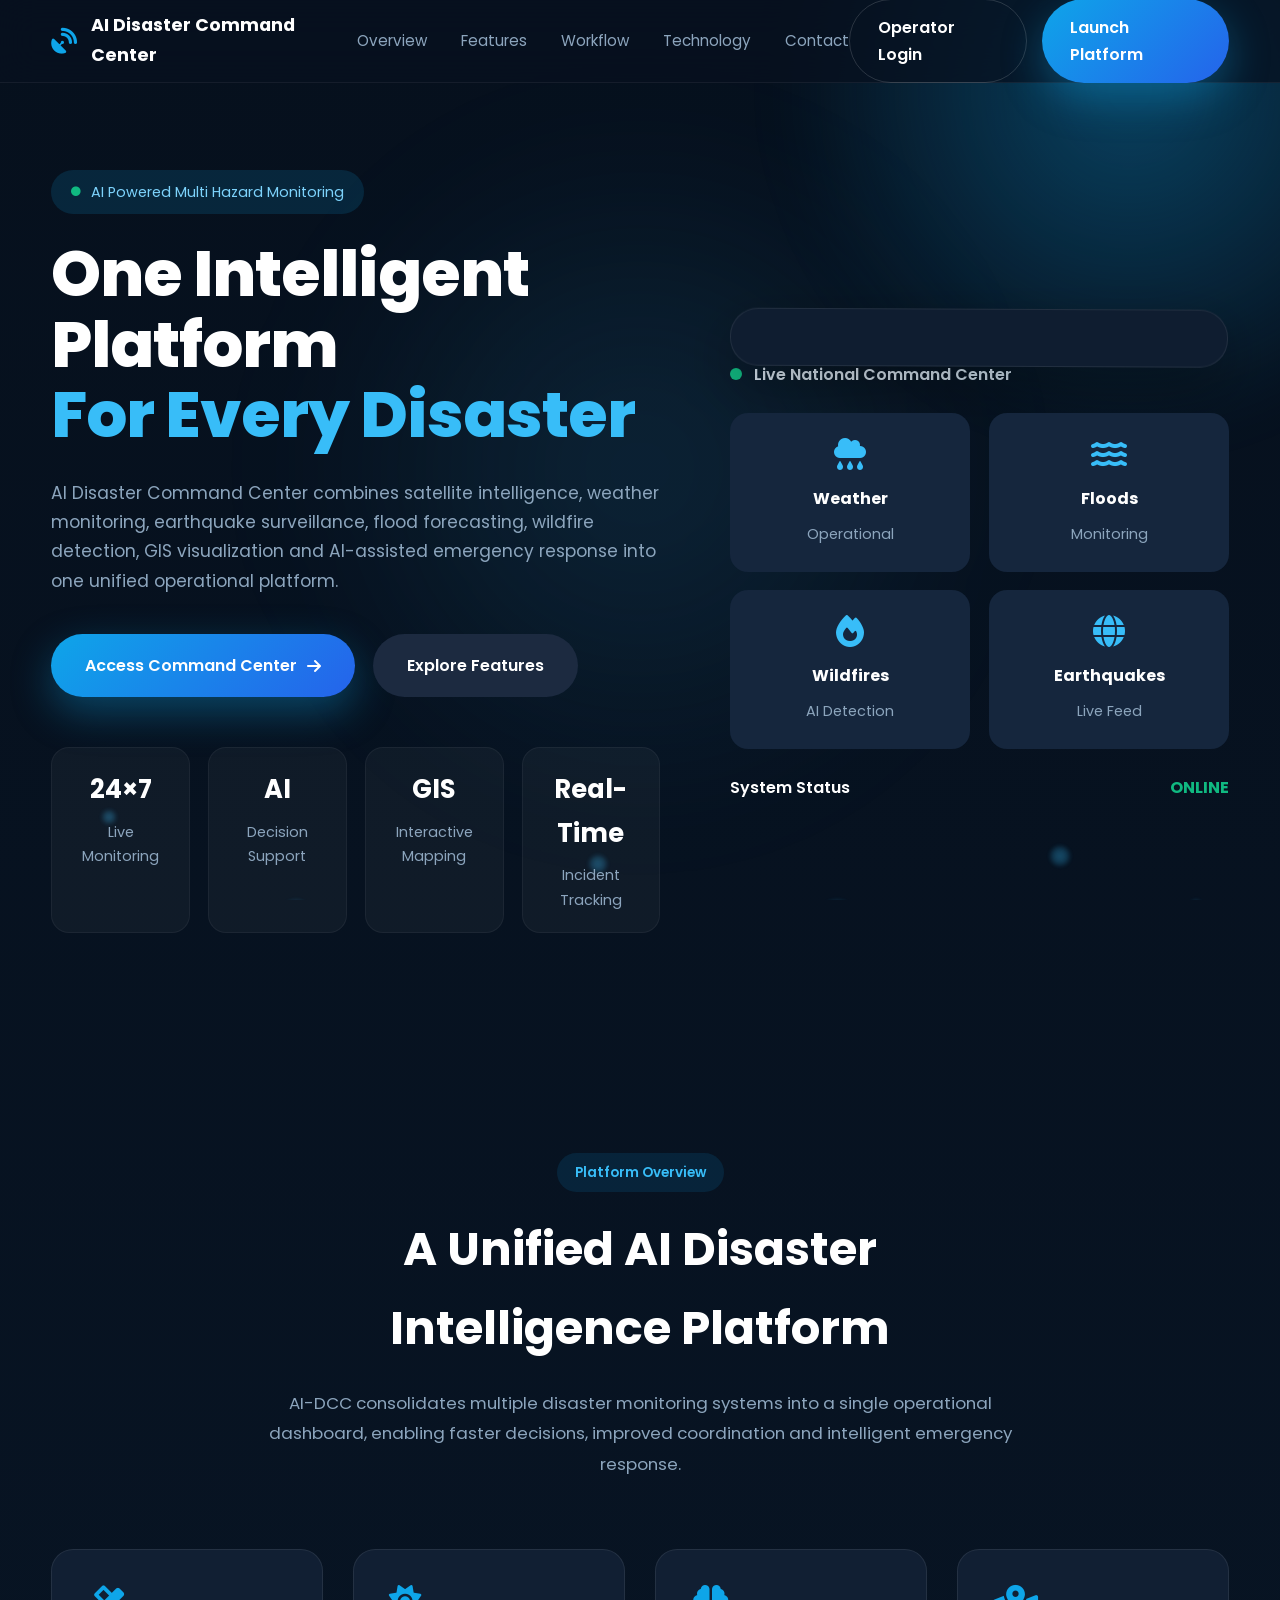
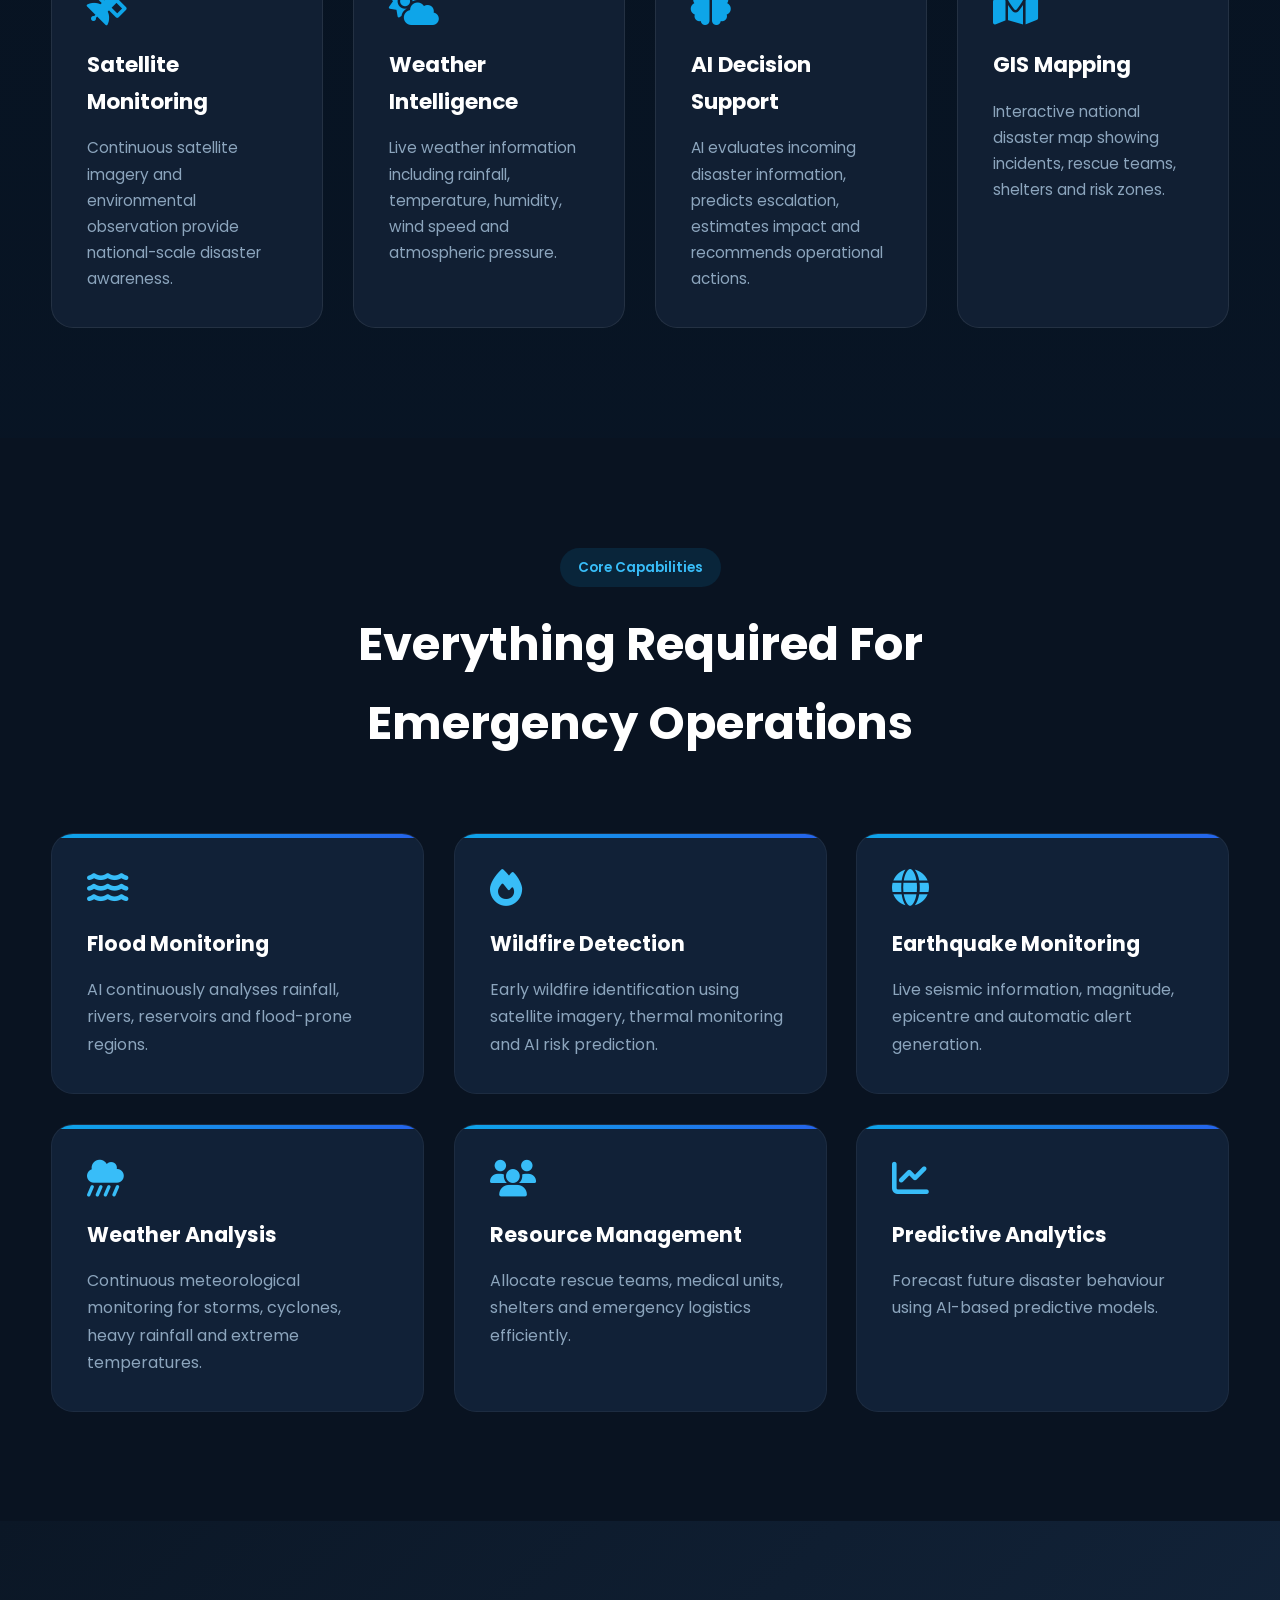
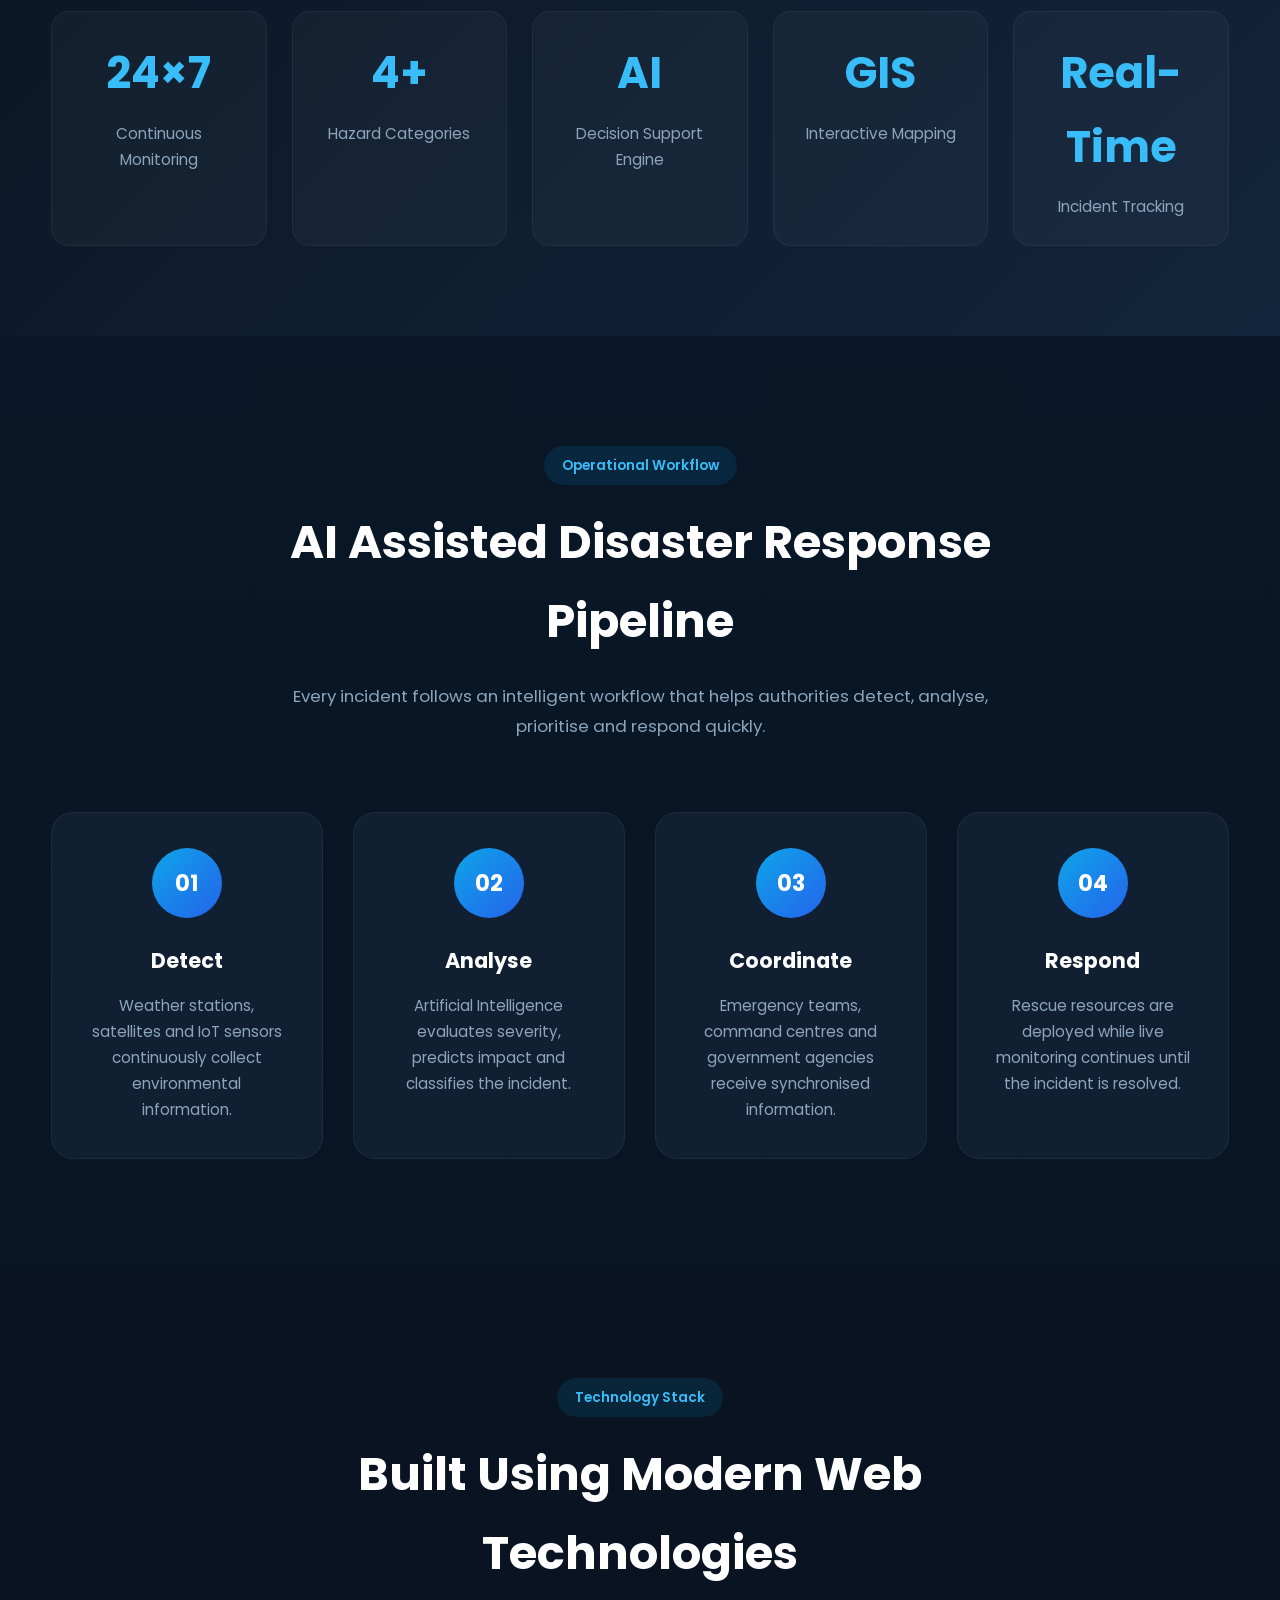
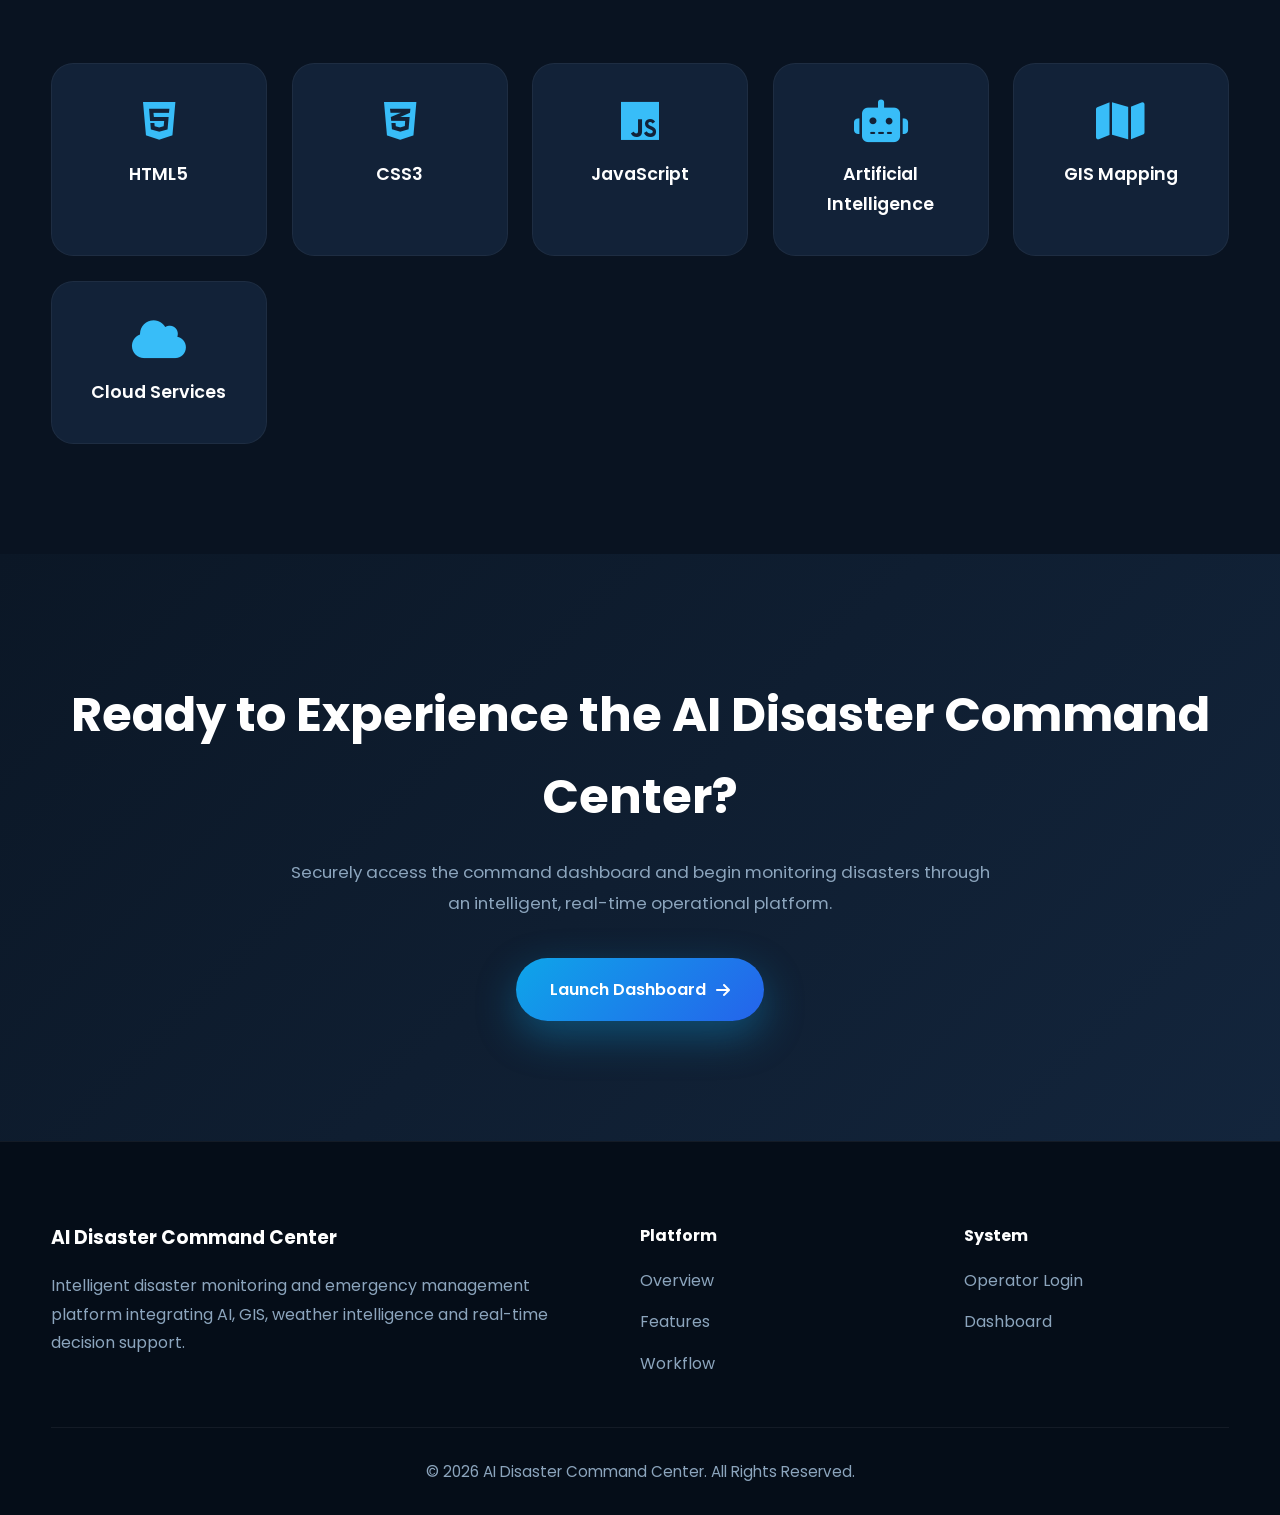
<file: landing-new.html>
<!DOCTYPE html>
<html lang="en">

<head>

    <meta charset="UTF-8">
    <meta name="viewport" content="width=device-width, initial-scale=1.0">

    <title>AI Disaster Command Center | AI Powered Emergency Management Platform</title>

    <meta name="description"
        content="AI Disaster Command Center is an intelligent multi-hazard disaster monitoring and emergency response platform providing real-time situational awareness, predictive analytics, GIS visualization and AI-powered decision support.">

    <meta name="theme-color" content="#08111F">

    <!-- Google Font -->
    <link rel="preconnect" href="https://fonts.googleapis.com">
    <link rel="preconnect" href="https://fonts.gstatic.com" crossorigin>

    <link href="https://fonts.googleapis.com/css2?family=Poppins:wght@300;400;500;600;700;800&display=swap"
        rel="stylesheet">

    <!-- Font Awesome -->
    <link rel="stylesheet"
        href="https://cdnjs.cloudflare.com/ajax/libs/font-awesome/6.6.0/css/all.min.css">

    <!-- Shared Design Tokens -->
    <link rel="stylesheet" href="css/shared/tokens.css">

    <!-- Landing Page -->
    <link rel="stylesheet" href="css/pages/landing.css">

</head>

<body class="adc-landing">

    <!-- =======================================================
SCROLL PROGRESS
======================================================= -->

<div class="adc-scroll-progress">

    <div class="adc-scroll-progress-bar"></div>

</div>

<a class="adc-skip-link" href="#mainContent">
    Skip to Content
</a>

<!-- =======================================================
HEADER
======================================================= -->

<!-- =======================================================
ANIMATED BACKGROUND
======================================================= -->

<div class="adc-bg-animation">

    <span class="adc-particle p1"></span>
    <span class="adc-particle p2"></span>
    <span class="adc-particle p3"></span>
    <span class="adc-particle p4"></span>
    <span class="adc-particle p5"></span>
    <span class="adc-particle p6"></span>

</div>

<header class="adc-header">

    <div class="adc-container">

        <a href="landing-new.html" class="adc-logo">

            <i class="fas fa-satellite-dish"></i>

            <span>
                AI Disaster Command Center
            </span>

        </a>

        <nav class="adc-nav" aria-label="Primary Navigation">

    <a href="#overview">Overview</a>

    <a href="#features">Features</a>

    <a href="#workflow">Workflow</a>

    <a href="#technology">Technology</a>

    <a href="#contact">Contact</a>

</nav>

        <div class="adc-header-actions">

            <a href="login.html" class="adc-btn adc-btn-outline">
                Operator Login
            </a>

            <a href="login.html" class="adc-btn adc-btn-primary">
                Launch Platform
            </a>

        </div>

    </div>

</header>

<!-- =======================================================
MAIN
======================================================= -->

<main id="mainContent">

<!-- =======================================================
HERO
======================================================= -->

<section class="adc-hero" aria-labelledby="heroTitle">

    <div class="adc-container adc-hero-grid">

        <!-- LEFT -->

        <div class="adc-hero-content">

            <span class="adc-badge">

    <i class="fas fa-circle"></i>

    AI Powered Multi Hazard Monitoring

</span>

<h1 id="heroTitle">

    One Intelligent Platform

    <span>

        For Every Disaster

    </span>

</h1>
            <p>

                AI Disaster Command Center combines satellite intelligence,
                weather monitoring,
                earthquake surveillance,
                flood forecasting,
                wildfire detection,
                GIS visualization
                and AI-assisted emergency response
                into one unified operational platform.

            </p>

            <div class="adc-hero-buttons" role="group" aria-label="Hero Actions">

    <a href="login.html"
        class="adc-btn adc-btn-primary adc-btn-large">

        Access Command Center

        <i class="fas fa-arrow-right"></i>

    </a>

    <a href="#features"
        class="adc-btn adc-btn-secondary adc-btn-large">

        Explore Features

    </a>

</div>

            <div class="adc-hero-stats">

                <div class="adc-stat">

                    <h3>24×7</h3>

                    <p>Live Monitoring</p>

                </div>

                <div class="adc-stat">

                    <h3>AI</h3>

                    <p>Decision Support</p>

                </div>

                <div class="adc-stat">

                    <h3>GIS</h3>

                    <p>Interactive Mapping</p>

                </div>

                <div class="adc-stat">

                    <h3>Real-Time</h3>

                    <p>Incident Tracking</p>

                </div>

            </div>

        </div>

        <!-- RIGHT -->

        <div class="adc-hero-visual">
                <div class="adc-dashboard-preview" aria-label="AI Dashboard Preview"></div>
                <div class="adc-preview-header">

                    <span class="adc-live-dot"></span>

                    Live National Command Center

                </div>

                <div class="adc-preview-grid">

                    <div class="adc-preview-card">

                        <i class="fas fa-cloud-rain"></i>

                        <h4>Weather</h4>

                        <span>Operational</span>

                    </div>

                    <div class="adc-preview-card">

                        <i class="fas fa-water"></i>

                        <h4>Floods</h4>

                        <span>Monitoring</span>

                    </div>

                    <div class="adc-preview-card">

                        <i class="fas fa-fire"></i>

                        <h4>Wildfires</h4>

                        <span>AI Detection</span>

                    </div>

                    <div class="adc-preview-card">

                        <i class="fas fa-globe"></i>

                        <h4>Earthquakes</h4>

                        <span>Live Feed</span>

                    </div>

                </div>

                <div class="adc-preview-footer">

                    System Status

                    <strong>

                        ONLINE

                    </strong>

                </div>

            </div>

        </div>

    </div>

</section>
<!-- =======================================================
PLATFORM OVERVIEW
======================================================= -->

<section class="adc-section" id="overview">

    <div class="adc-container">

        <div class="adc-section-title">

            <span>Platform Overview</span>

            <h2>
                A Unified AI Disaster Intelligence Platform
            </h2>

            <p>
                AI-DCC consolidates multiple disaster monitoring systems into a
                single operational dashboard, enabling faster decisions,
                improved coordination and intelligent emergency response.
            </p>

        </div>

        <div class="adc-overview-grid">

            <article class="adc-overview-card">

                <i class="fas fa-satellite"></i>

                <h3>Satellite Monitoring</h3>

                <p>
                    Continuous satellite imagery and environmental observation
                    provide national-scale disaster awareness.
                </p>

            </article>

            <article class="adc-overview-card">

                <i class="fas fa-cloud-sun"></i>

                <h3>Weather Intelligence</h3>

                <p>
                    Live weather information including rainfall,
                    temperature,
                    humidity,
                    wind speed
                    and atmospheric pressure.
                </p>

            </article>

            <article class="adc-overview-card">

                <i class="fas fa-brain"></i>

                <h3>AI Decision Support</h3>

                <p>
                    AI evaluates incoming disaster information,
                    predicts escalation,
                    estimates impact
                    and recommends operational actions.
                </p>

            </article>

            <article class="adc-overview-card">

                <i class="fas fa-map-marked-alt"></i>

                <h3>GIS Mapping</h3>

                <p>
                    Interactive national disaster map showing
                    incidents,
                    rescue teams,
                    shelters
                    and risk zones.
                </p>

            </article>

        </div>

    </div>

</section>

<!-- =======================================================
FEATURES
======================================================= -->

<section class="adc-section adc-section-dark" id="features">

    <div class="adc-container">

        <div class="adc-section-title">

            <span>Core Capabilities</span>

            <h2>
                Everything Required For Emergency Operations
            </h2>

        </div>

        <div class="adc-feature-grid">

            <div class="adc-feature-card">

                <i class="fas fa-water"></i>

                <h3>Flood Monitoring</h3>

                <p>
                    AI continuously analyses rainfall,
                    rivers,
                    reservoirs
                    and flood-prone regions.
                </p>

            </div>

            <div class="adc-feature-card">

                <i class="fas fa-fire"></i>

                <h3>Wildfire Detection</h3>

                <p>
                    Early wildfire identification using
                    satellite imagery,
                    thermal monitoring
                    and AI risk prediction.
                </p>

            </div>

            <div class="adc-feature-card">

                <i class="fas fa-globe"></i>

                <h3>Earthquake Monitoring</h3>

                <p>
                    Live seismic information,
                    magnitude,
                    epicentre
                    and automatic alert generation.
                </p>

            </div>

            <div class="adc-feature-card">

                <i class="fas fa-cloud-showers-heavy"></i>

                <h3>Weather Analysis</h3>

                <p>
                    Continuous meteorological monitoring
                    for storms,
                    cyclones,
                    heavy rainfall
                    and extreme temperatures.
                </p>

            </div>

            <div class="adc-feature-card">

                <i class="fas fa-users"></i>

                <h3>Resource Management</h3>

                <p>
                    Allocate rescue teams,
                    medical units,
                    shelters
                    and emergency logistics efficiently.
                </p>

            </div>

            <div class="adc-feature-card">

                <i class="fas fa-chart-line"></i>

                <h3>Predictive Analytics</h3>

                <p>
                    Forecast future disaster behaviour
                    using AI-based predictive models.
                </p>

            </div>

        </div>

    </div>

</section>

<!-- =======================================================
LIVE PLATFORM METRICS
======================================================= -->

<section class="adc-metrics">

    <div class="adc-container">

        <div class="adc-metric">

            <h2>24×7</h2>

            <p>Continuous Monitoring</p>

        </div>

        <div class="adc-metric">

            <h2>4+</h2>

            <p>Hazard Categories</p>

        </div>

        <div class="adc-metric">

            <h2>AI</h2>

            <p>Decision Support Engine</p>

        </div>

        <div class="adc-metric">

            <h2>GIS</h2>

            <p>Interactive Mapping</p>

        </div>

        <div class="adc-metric">

            <h2>Real-Time</h2>

            <p>Incident Tracking</p>

        </div>

    </div>

</section>
<!-- =======================================================
WORKFLOW
======================================================= -->

<section class="adc-section" id="workflow">

    <div class="adc-container">

        <div class="adc-section-title">

            <span>Operational Workflow</span>

            <h2>
                AI Assisted Disaster Response Pipeline
            </h2>

            <p>
                Every incident follows an intelligent workflow that helps
                authorities detect, analyse, prioritise and respond quickly.
            </p>

        </div>

        <div class="adc-workflow">

            <div class="adc-step">

                <div class="adc-step-number">
                    01
                </div>

                <h3>Detect</h3>

                <p>
                    Weather stations, satellites and IoT sensors continuously
                    collect environmental information.
                </p>

            </div>

            <div class="adc-step">

                <div class="adc-step-number">
                    02
                </div>

                <h3>Analyse</h3>

                <p>
                    Artificial Intelligence evaluates severity,
                    predicts impact
                    and classifies the incident.
                </p>

            </div>

            <div class="adc-step">

                <div class="adc-step-number">
                    03
                </div>

                <h3>Coordinate</h3>

                <p>
                    Emergency teams,
                    command centres
                    and government agencies receive
                    synchronised information.
                </p>

            </div>

            <div class="adc-step">

                <div class="adc-step-number">
                    04
                </div>

                <h3>Respond</h3>

                <p>
                    Rescue resources are deployed while live monitoring
                    continues until the incident is resolved.
                </p>

            </div>

        </div>

    </div>

</section>

<!-- =======================================================
TECHNOLOGY
======================================================= -->

<section class="adc-section adc-section-dark" id="technology">

    <div class="adc-container">

        <div class="adc-section-title">

            <span>Technology Stack</span>

            <h2>
                Built Using Modern Web Technologies
            </h2>

        </div>

        <div class="adc-tech-grid">

            <div class="adc-tech-card">
                <i class="fab fa-html5"></i>
                <h3>HTML5</h3>
            </div>

            <div class="adc-tech-card">
                <i class="fab fa-css3-alt"></i>
                <h3>CSS3</h3>
            </div>

            <div class="adc-tech-card">
                <i class="fab fa-js"></i>
                <h3>JavaScript</h3>
            </div>

            <div class="adc-tech-card">
                <i class="fas fa-robot"></i>
                <h3>Artificial Intelligence</h3>
            </div>

            <div class="adc-tech-card">
                <i class="fas fa-map"></i>
                <h3>GIS Mapping</h3>
            </div>

            <div class="adc-tech-card">
                <i class="fas fa-cloud"></i>
                <h3>Cloud Services</h3>
            </div>

        </div>

    </div>

</section>

<!-- =======================================================
CALL TO ACTION
======================================================= -->

<section class="adc-cta" aria-labelledby="ctaTitle">

    <div class="adc-container">

        <h2 id="ctaTitle">
            Ready to Experience the AI Disaster Command Center?
        </h2>

        <p>
            Securely access the command dashboard and begin monitoring
            disasters through an intelligent, real-time operational platform.
        </p>

        <a href="login.html" class="adc-btn adc-btn-primary adc-btn-large">

            Launch Dashboard

            <i class="fas fa-arrow-right"></i>

        </a>

    </div>

</section>

</main>

<!-- =======================================================
FOOTER
======================================================= -->

<footer class="adc-footer" id="contact">

    <div class="adc-container">

        <div class="adc-footer-grid">

            <div>

                <h3>
                    AI Disaster Command Center
                </h3>

                <p>
                    Intelligent disaster monitoring and emergency management
                    platform integrating AI, GIS, weather intelligence and
                    real-time decision support.
                </p>

            </div>

            <div>

                <h4>Platform</h4>

                <ul>

                    <li>
                        <a href="#overview">Overview</a>
                    </li>

                    <li>
                        <a href="#features">Features</a>
                    </li>

                    <li>
                        <a href="#workflow">Workflow</a>
                    </li>

                </ul>

            </div>

            <div>

                <h4>System</h4>

                <ul>

                    <li>
                        <a href="login.html">Operator Login</a>
                    </li>

                    <li>
                        <a href="index.html">Dashboard</a>
                    </li>

                </ul>

            </div>

        </div>

        <div class="adc-footer-bottom">

            <p>
                © 2026 AI Disaster Command Center.
                All Rights Reserved.
            </p>

        </div>

    </div>

</footer>

<script src="js/landing.js"></script>

</body>

</html>
</file>
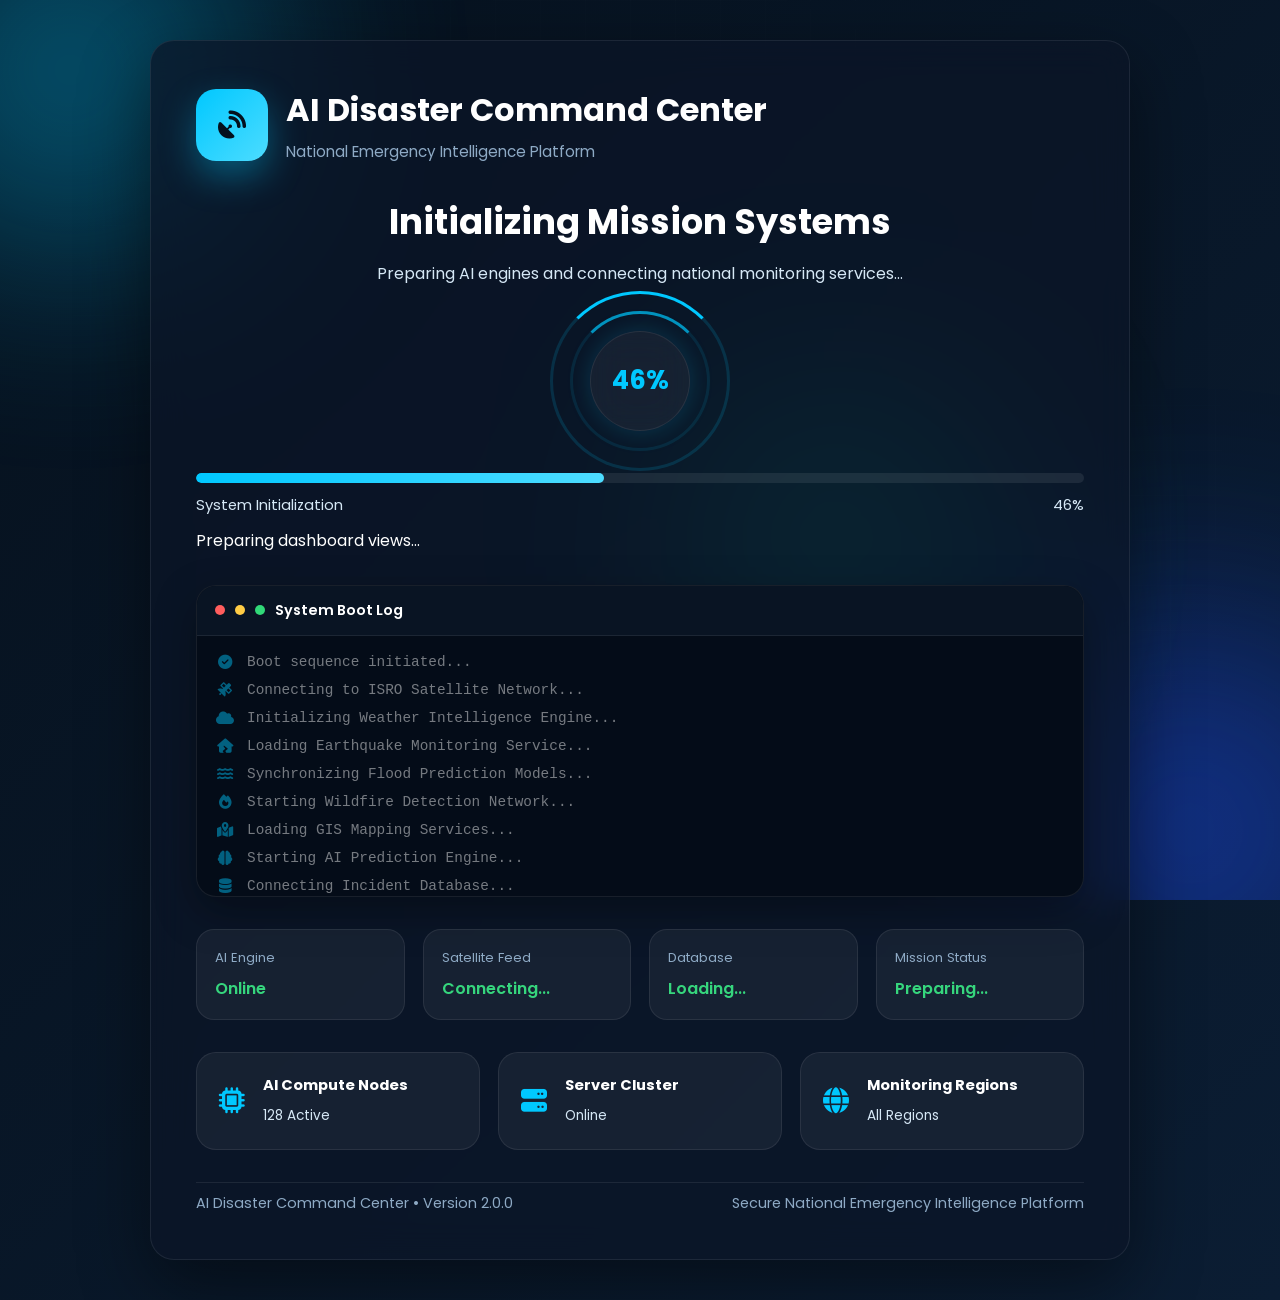
<file: loading.html>
<!DOCTYPE html>
<html lang="en">

<head>

<meta charset="UTF-8">

<meta name="viewport"
      content="width=device-width, initial-scale=1.0">

<title>

Initializing AI Disaster Command Center

</title>

<meta name="theme-color"
      content="#07111F">

<meta name="description"
      content="Initializing AI Disaster Command Center">

<link rel="preconnect"
      href="https://fonts.googleapis.com">

<link rel="preconnect"
      href="https://fonts.gstatic.com"
      crossorigin>

<link href="https://fonts.googleapis.com/css2?family=Poppins:wght@300;400;500;600;700;800&display=swap"
      rel="stylesheet">

<link rel="stylesheet"
      href="https://cdnjs.cloudflare.com/ajax/libs/font-awesome/6.6.0/css/all.min.css">

<link rel="stylesheet"
      href="css/shared/tokens.css">

<link rel="stylesheet"
      href="css/pages/loading.css">

</head>

<body class="adc-loading-body">

<!--=========================================================
BACKGROUND
==========================================================-->

<div class="adc-loading-background">

<div class="grid"></div>

<div class="glow glow1"></div>

<div class="glow glow2"></div>

<div class="glow glow3"></div>

</div>

<!--=========================================================
MAIN
==========================================================-->

<main class="adc-loading-wrapper">

<section class="adc-loading-card">

<div class="adc-loading-logo">

<div class="adc-logo-icon">

<i class="fas fa-satellite-dish"></i>

</div>

<div>

<h1>

AI Disaster Command Center

</h1>

<p>

National Emergency Intelligence Platform

</p>

</div>

</div>

<div class="adc-loading-title">

<h2>

Initializing Mission Systems

</h2>

<p>

Preparing AI engines and connecting national monitoring services...

</p>

</div>

<div class="adc-loading-circle">

<div class="circle-ring"></div>

<div class="circle-ring delay"></div>

<div class="circle-core">

<span id="loadingPercent">

0%

</span>

</div>

</div>

<div class="adc-progress-container">

<div class="adc-progress-track">

<div
id="progressBar"
class="adc-progress-fill">

</div>

</div>

<div class="adc-progress-label">

<span>

System Initialization

</span>

<span id="progressValue">

0%

</span>

</div>
<p id="statusText" class="adc-loading-status-text">
    Connecting secure operator channels...
</p>
</div>
<!--=========================================================
SYSTEM INITIALIZATION
==========================================================-->

<div class="adc-system-console">

<div class="adc-console-header">

<div class="adc-console-dot red"></div>

<div class="adc-console-dot yellow"></div>

<div class="adc-console-dot green"></div>

<span>

System Boot Log

</span>

</div>

<div
class="adc-console-body"
id="systemConsole">

<div class="console-line">

<i class="fas fa-check-circle"></i>

<span>

Boot sequence initiated...

</span>

</div>

<div class="console-line">

<i class="fas fa-satellite"></i>

<span>

Connecting to ISRO Satellite Network...

</span>

</div>

<div class="console-line">

<i class="fas fa-cloud"></i>

<span>

Initializing Weather Intelligence Engine...

</span>

</div>

<div class="console-line">

<i class="fas fa-house-crack"></i>

<span>

Loading Earthquake Monitoring Service...

</span>

</div>

<div class="console-line">

<i class="fas fa-water"></i>

<span>

Synchronizing Flood Prediction Models...

</span>

</div>

<div class="console-line">

<i class="fas fa-fire"></i>

<span>

Starting Wildfire Detection Network...

</span>

</div>

<div class="console-line">

<i class="fas fa-map-location-dot"></i>

<span>

Loading GIS Mapping Services...

</span>

</div>

<div class="console-line">

<i class="fas fa-brain"></i>

<span>

Starting AI Prediction Engine...

</span>

</div>

<div class="console-line">

<i class="fas fa-database"></i>

<span>

Connecting Incident Database...

</span>

</div>

<div class="console-line">

<i class="fas fa-user-shield"></i>

<span>

Verifying Secure Operator Session...

</span>

</div>

</div>

</div>

<!--=========================================================
LIVE STATUS
==========================================================-->

<div class="adc-loading-status">

<div class="status-item">

<span>

AI Engine

</span>

<strong
id="statusAI">

Initializing...

</strong>

</div>

<div class="status-item">

<span>

Satellite Feed

</span>

<strong
id="statusSatellite">

Connecting...

</strong>

</div>

<div class="status-item">

<span>

Database

</span>

<strong
id="statusDatabase">

Loading...

</strong>

</div>

<div class="status-item">

<span>

Mission Status

</span>

<strong
id="statusMission">

Preparing...

</strong>

</div>

</div>
<!--=========================================================
SYSTEM METRICS
==========================================================-->

<div class="adc-system-metrics">

    <div class="metric-card">

        <i class="fas fa-microchip"></i>

        <div>

            <h4>AI Compute Nodes</h4>

            <span id="computeNodes">128 Active</span>

        </div>

    </div>

    <div class="metric-card">

        <i class="fas fa-server"></i>

        <div>

            <h4>Server Cluster</h4>

            <span id="clusterStatus">Online</span>

        </div>

    </div>

    <div class="metric-card">

        <i class="fas fa-globe"></i>

        <div>

            <h4>Monitoring Regions</h4>

            <span id="regionStatus">All Regions</span>

        </div>

    </div>

</div>

<!--=========================================================
FOOTER
==========================================================-->

<footer class="adc-loading-footer">

    <p>

        AI Disaster Command Center • Version 2.0.0

    </p>

    <p>

        Secure National Emergency Intelligence Platform

    </p>

</footer>

</section>

</main>

<!--=========================================================
PARTICLE CONTAINER
==========================================================-->

<div
id="particlesContainer"
class="adc-particles">

</div>

<!--=========================================================
SCRIPTS
==========================================================-->

<script src="js/loading.js"></script>

</body>

</html>
</file>
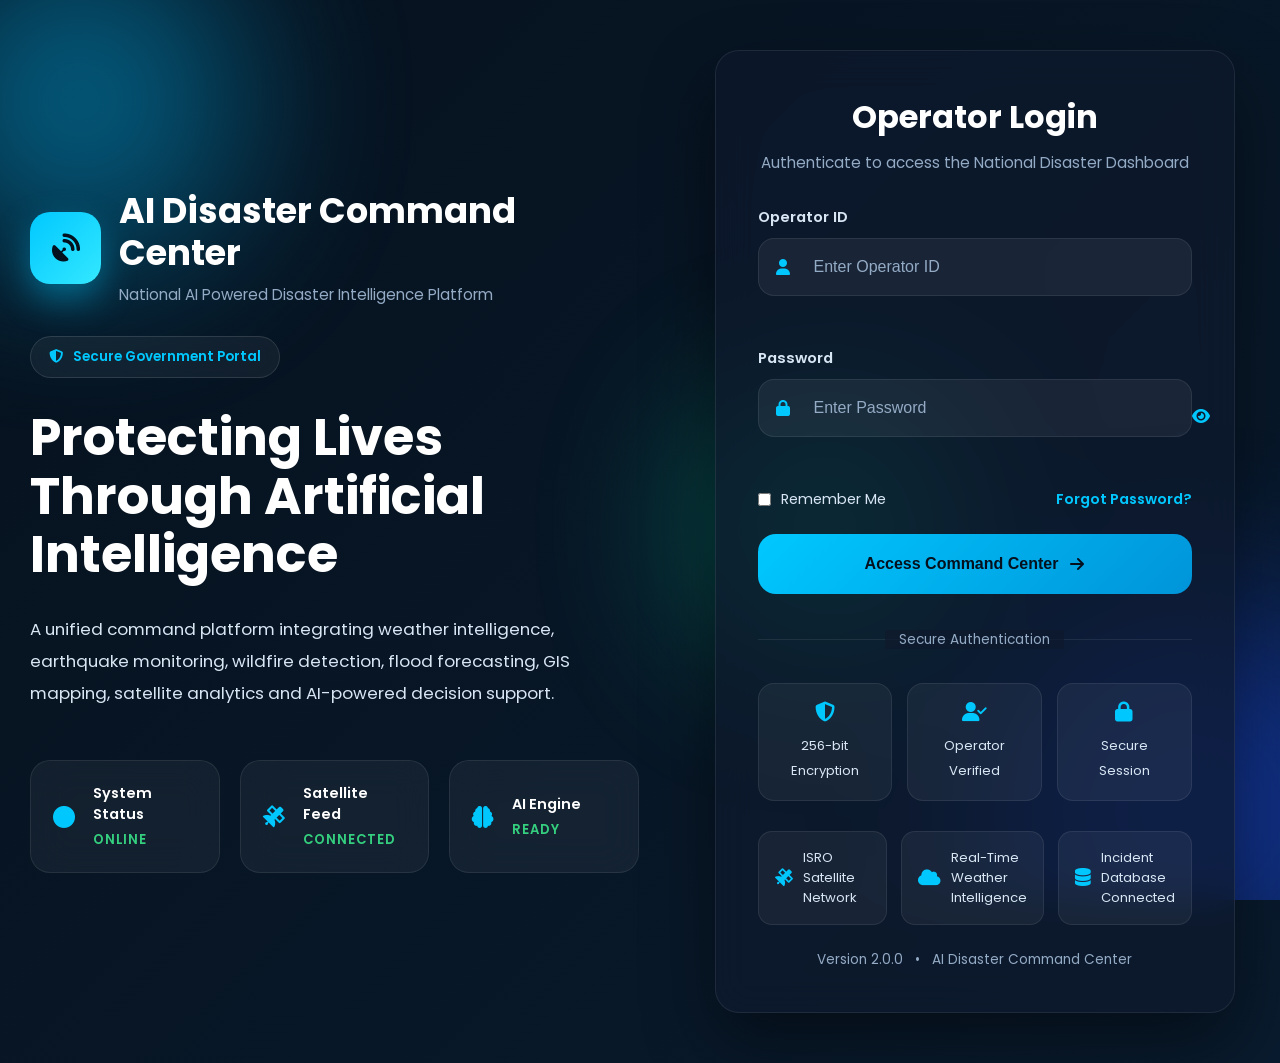
<file: login.html>
<!DOCTYPE html>
<html lang="en">

<head>

    <meta charset="UTF-8">

    <meta name="viewport"
          content="width=device-width, initial-scale=1.0">

    <title>
        Secure Login | AI Disaster Command Center
    </title>

    <meta name="description"
          content="Secure operator authentication for AI Disaster Command Center.">

    <meta name="theme-color"
          content="#07111F">

    <!-- Google Font -->

    <link rel="preconnect"
          href="https://fonts.googleapis.com">

    <link rel="preconnect"
          href="https://fonts.gstatic.com"
          crossorigin>

    <link href="https://fonts.googleapis.com/css2?family=Poppins:wght@300;400;500;600;700;800&display=swap"
          rel="stylesheet">

    <!-- Font Awesome -->

    <link rel="stylesheet"
          href="https://cdnjs.cloudflare.com/ajax/libs/font-awesome/6.6.0/css/all.min.css">

    <!-- Shared Tokens -->

    <link rel="stylesheet"
          href="css/shared/tokens.css">

    <!-- Login CSS -->

    <link rel="stylesheet"
          href="css/pages/login.css">

</head>

<body class="adc-login-body">

<!-- =========================================================
BACKGROUND
========================================================= -->

<div class="adc-login-bg">

    <span class="orb orb1"></span>
    <span class="orb orb2"></span>
    <span class="orb orb3"></span>

</div>

<!-- =========================================================
MAIN
========================================================= -->

<main class="adc-login-wrapper">

<div class="adc-login-container">

<!-- =========================================================
LEFT PANEL
========================================================= -->

<section class="adc-login-left">

<div class="adc-brand">

<div class="adc-brand-icon">

<i class="fas fa-satellite-dish"></i>

</div>

<div>

<h1>

AI Disaster
Command Center

</h1>

<p>

National AI Powered Disaster Intelligence Platform

</p>

</div>

</div>

<span class="adc-login-badge">

<i class="fas fa-shield-alt"></i>

Secure Government Portal

</span>

<h2>

Protecting Lives

Through

Artificial Intelligence

</h2>

<p class="adc-login-description">

A unified command platform integrating
weather intelligence,
earthquake monitoring,
wildfire detection,
flood forecasting,
GIS mapping,
satellite analytics
and AI-powered decision support.

</p>

<div class="adc-system-status">

<div class="adc-status-card">

<i class="fas fa-circle"></i>

<div>

<h3>

System Status

</h3>

<p>

ONLINE

</p>

</div>

</div>

<div class="adc-status-card">

<i class="fas fa-satellite"></i>

<div>

<h3>

Satellite Feed

</h3>

<p>

CONNECTED

</p>

</div>

</div>

<div class="adc-status-card">

<i class="fas fa-brain"></i>

<div>

<h3>

AI Engine

</h3>

<p>

READY

</p>

</div>

</div>

</div>

</section>

<!-- =========================================================
RIGHT PANEL
========================================================= -->

<section class="adc-login-right">

<div class="adc-login-card">

<div class="adc-card-header">

<h2>

Operator Login

</h2>

<p>

Authenticate to access the National Disaster Dashboard

</p>

</div>
<!-- =========================================================
LOGIN FORM
========================================================= -->

<form id="loginForm"
      class="adc-login-form"
      autocomplete="off">

<div class="adc-input-group">

<label for="username">

Operator ID

</label>

<div class="adc-input">

<i class="fas fa-user"></i>

<input
type="text"
id="username"
name="username"
placeholder="Enter Operator ID"
required>

</div>

<small class="adc-error"
       id="usernameError">

</small>

</div>

<div class="adc-input-group">

<label for="password">

Password

</label>

<div class="adc-input">

<i class="fas fa-lock"></i>

<input
type="password"
id="password"
name="password"
placeholder="Enter Password"
required>

<button
type="button"
id="togglePassword"
class="adc-password-toggle"
aria-label="Show Password">

<i class="fas fa-eye"></i>

</button>

</div>

<small class="adc-error"
id="passwordError">

</small>

</div>

<div class="adc-login-options">

<label class="adc-checkbox">

<input
type="checkbox"
id="rememberMe">

<span>

Remember Me

</span>

</label>

<a href="#"
class="adc-forgot-password">

Forgot Password?

</a>

</div>

<button
type="submit"
class="adc-login-btn">

<span>

Access Command Center

</span>

<i class="fas fa-arrow-right"></i>

</button>

<div class="adc-login-divider">

<span>

Secure Authentication

</span>

</div>

<div class="adc-security-panel">

<div class="adc-security-item">

<i class="fas fa-shield-alt"></i>

<span>

256-bit Encryption

</span>

</div>

<div class="adc-security-item">

<i class="fas fa-user-check"></i>

<span>

Operator Verified

</span>

</div>

<div class="adc-security-item">

<i class="fas fa-lock"></i>

<span>

Secure Session

</span>

</div>

</div>

</form>
<!-- =========================================================
SYSTEM FOOTER
========================================================= -->

<div class="adc-login-footer">

    <div class="adc-footer-item">

        <i class="fas fa-satellite"></i>

        <span>ISRO Satellite Network</span>

    </div>

    <div class="adc-footer-item">

        <i class="fas fa-cloud"></i>

        <span>Real-Time Weather Intelligence</span>

    </div>

    <div class="adc-footer-item">

        <i class="fas fa-database"></i>

        <span>Incident Database Connected</span>

    </div>

</div>

<div class="adc-version">

    <span>Version 2.0.0</span>

    <span>•</span>

    <span>AI Disaster Command Center</span>

</div>

</div>

</section>

</div>

</main>

<!-- =========================================================
LOADING OVERLAY
========================================================= -->

<div class="adc-login-loading" id="loginLoading">

    <div class="adc-loader-card">

        <div class="adc-loader">

            <span></span>
            <span></span>
            <span></span>

        </div>

        <h3>

            Authenticating Operator...

        </h3>

        <p>

            Establishing secure connection with National Disaster Command Center

        </p>

    </div>

</div>

<!-- =========================================================
SCRIPTS
========================================================= -->

<script src="js/login.js"></script>

</body>

</html>
</file>
<file: css/shared/tokens.css>
:root {
 
  /* =====================================================
     1. COLOUR — BASE SURFACE (inherited)
  ===================================================== */
  --color-bg-base: #08111F;
  --color-text-primary: #FFFFFF;
  --color-text-secondary: #8DB8D8;
  --color-text-muted: #B8C7D9;
 
  /* =====================================================
     2. COLOUR — PANEL SURFACE (inherited)
     Panels use a diagonal gradient, not a flat fill.
  ===================================================== */
  --color-panel-gradient-start: #14233A;
  --color-panel-gradient-end: #203552;
  --color-panel-angle: 145deg;
  --gradient-panel: linear-gradient(
    var(--color-panel-angle),
    var(--color-panel-gradient-start),
    var(--color-panel-gradient-end)
  );
 
  /* =====================================================
     3. COLOUR — ACCENT (inherited)
  ===================================================== */
  --color-accent-primary: #00BFFF;
  --color-accent-secondary: #1E88E5;
  --color-accent-bright: #4FC3F7;
  --color-accent-deep: #00D4FF;
  --gradient-accent: linear-gradient(
    180deg,
    var(--color-accent-primary),
    var(--color-accent-secondary)
  );
 
  /* =====================================================
     4. COLOUR — SEMANTIC / STATUS (inherited)
     The only colours permitted to carry meaning.
  ===================================================== */
  --color-status-online: #1F8F4D;   /* operational / success */
  --color-status-warning: #D6A100;  /* moderate risk / caution */
  --color-status-danger: #C62828;   /* high risk / critical / error */
  --color-status-info: #1565C0;     /* informational */
  --color-pulse-live-start: rgba(0, 255, 102, 0.5);
  --color-pulse-live-peak: rgba(0, 255, 102, 0.9);
 
  /* =====================================================
     5. COLOUR — NEW SURFACES (new, additive)
     Needed for forms, overlays, and focus states that
     did not previously exist in the dashboard.
  ===================================================== */
  --color-border-subtle: rgba(255, 255, 255, 0.08);
  --color-border-focus: var(--color-accent-bright);
  --color-input-bg: rgba(255, 255, 255, 0.04);
  --color-overlay-scrim: rgba(8, 17, 31, 0.72);
  --color-disabled: rgba(255, 255, 255, 0.32);
 
  /* =====================================================
     6. COLOUR — SCROLLBAR (inherited)
  ===================================================== */
  --color-scrollbar-thumb-start: #00BFFF;
  --color-scrollbar-thumb-end: #1E88E5;
  --color-scrollbar-track: transparent;
 
  /* =====================================================
     7. TYPOGRAPHY (inherited)
  ===================================================== */
  --font-family-base: 'Inter', sans-serif;
 
  --font-weight-light: 300;
  --font-weight-regular: 400;
  --font-weight-medium: 500;
  --font-weight-semibold: 600;
  --font-weight-bold: 700;
 
  --text-display: 36px;   /* Landing hero headline only */
  --text-h1: 30px;        /* page-level heading */
  --text-h2: 24px;        /* section heading */
  --text-h3: 20px;        /* panel / card title */
  --text-body: 16px;      /* default body copy */
  --text-body-sm: 14px;   /* secondary body copy */
  --text-label: 13px;     /* form labels, table headers, captions */
  --text-micro: 12px;     /* timestamps, helper text, badges */
 
  --line-height-heading: 1.2;
  --line-height-body: 1.5;
 
  --letter-spacing-normal: normal;
  --letter-spacing-wide: 0.4px; /* uppercase micro-labels only */
 
  /* =====================================================
     8. SPACING SCALE (new — 4px base)
  ===================================================== */
  --space-1: 4px;
  --space-2: 8px;
  --space-3: 12px;
  --space-4: 16px;
  --space-5: 20px;
  --space-6: 24px;
  --space-8: 32px;
  --space-10: 40px;
  --space-12: 48px;
 
  /* =====================================================
     9. BORDER RADIUS (inherited)
  ===================================================== */
  --radius-sm: 12px;   /* buttons, inputs, small cards */
  --radius-md: 18px;   /* standard panels */
  --radius-lg: 24px;   /* feature cards, hero panels */
  --radius-pill: 999px; /* pills, toggles, badges, scrollbar */
  --radius-circle: 50%; /* avatars, status dots */
 
  /* =====================================================
     10. BORDERS (new)
  ===================================================== */
  --border-width-hairline: 1px;
  --border-width-focus: 2px;
  --border-style-default: solid;
 
  /* =====================================================
     11. SHADOWS (inherited)
     Always accent-tinted or neutral black — never a
     shadow colour unrelated to the surface or accent.
  ===================================================== */
  --shadow-panel: 0 8px 18px rgba(0, 191, 255, 0.15);
  --shadow-panel-hover: 0 18px 35px rgba(0, 191, 255, 0.30);
  --shadow-navbar: 0 6px 20px rgba(0, 0, 0, 0.30);
  --shadow-sidebar: 4px 0 20px rgba(0, 0, 0, 0.25);
  --shadow-pulse-glow-start: 0 0 6px rgba(0, 255, 102, 0.5);
  --shadow-pulse-glow-peak: 0 0 16px rgba(0, 255, 102, 0.9);
 
  /* =====================================================
     12. GLASS VARIABLES (inherited pattern, formalized)
     Reserved for true overlays (modals/toasts) sitting
     above page content. Standard panels use the gradient
     + border + shadow recipe above, not blur.
  ===================================================== */
  --glass-blur: blur(14px);
  --glass-blur-strong: blur(20px);
  --glass-border: var(--border-width-hairline) var(--border-style-default) var(--color-border-subtle);
  --glass-surface: rgba(255, 255, 255, 0.04);
 
  /* =====================================================
     13. OPACITY SCALE (new)
  ===================================================== */
  --opacity-disabled: 0.32;
  --opacity-muted: 0.6;
  --opacity-hover: 0.85;
  --opacity-full: 1;
 
  /* =====================================================
     14. MOTION — DURATIONS (inherited baseline)
  ===================================================== */
  --motion-fast: 0.2s;
  --motion-base: 0.3s;
  --motion-slow: 0.35s;
  --motion-pulse-duration: 1.5s;
 
  /* =====================================================
     15. MOTION — EASING (inherited)
  ===================================================== */
  --easing-standard: ease;
  --easing-in-out: ease-in-out;
 
  /* =====================================================
     16. TRANSITIONS (new — composed from duration + easing)
  ===================================================== */
  --transition-fast: var(--motion-fast) var(--easing-standard);
  --transition-base: var(--motion-base) var(--easing-standard);
  --transition-slow: var(--motion-slow) var(--easing-in-out);
  --transition-pulse: var(--motion-pulse-duration) var(--easing-in-out) infinite;
 
  /* =====================================================
     17. Z-INDEX SCALE (new)
     Centralised stacking order to prevent ad-hoc z-index
     values from colliding across shared components.
  ===================================================== */
  --z-index-base: 0;
  --z-index-dropdown: 100;
  --z-index-sticky: 200;
  --z-index-shell-topbar: 300;
  --z-index-overlay-scrim: 400;
  --z-index-modal: 500;
  --z-index-toast: 600;
  --z-index-tooltip: 700;
 
  /* =====================================================
     18. BREAKPOINTS (inherited — reference values)
     Custom properties cannot be used inside @media
     conditions; these are documented here as the single
     source of truth that every page's media queries must
     match by value, so the platform reflows at the same
     points the dashboard already established.
  ===================================================== */
  --breakpoint-tablet: 1000px;
  --breakpoint-tablet-sm: 900px;
  --breakpoint-mobile: 600px;
 
  /* =====================================================
     19. CONTAINER WIDTHS (new)
  ===================================================== */
  --container-max-width: 1440px;
  --container-auth-width: 420px;
  --container-gutter: var(--space-6);
 
  /* =====================================================
     20. FOCUS (new)
  ===================================================== */
  --focus-ring-color: var(--color-border-focus);
  --focus-ring-width: var(--border-width-focus);
  --focus-ring-offset: 2px;
 
}
</file>
<file: css/pages/landing.css>
/* ===========================================================
AI Disaster Command Center
Landing Page Styles
=========================================================== */

:root{

--primary:#0EA5E9;
--primary-dark:#0284C7;
--secondary:#38BDF8;

--success:#10B981;
--warning:#F59E0B;
--danger:#EF4444;

--bg:#07111F;
--bg2:#0C1727;
--card:#111F33;

--border:rgba(255,255,255,.08);

--white:#FFFFFF;
--text:#D9E6F2;
--muted:#8CA5BD;

--shadow:0 20px 60px rgba(0,0,0,.35);

--radius:20px;

--transition:.35s ease;

--container:1240px;

}

*{
margin:0;
padding:0;
box-sizing:border-box;
}

html{

scroll-behavior:smooth;

}

body{

font-family:'Poppins',sans-serif;

background:linear-gradient(180deg,#06101D,#091728,#07131F);

color:var(--text);

overflow-x:hidden;

line-height:1.7;

}

img{

max-width:100%;
display:block;

}

a{

text-decoration:none;

color:inherit;

}

ul{

list-style:none;

}

.adc-container{

width:min(92%,var(--container));

margin:auto;

}

/* ======================================================
Skip Link
====================================================== */

.adc-skip-link{

position:absolute;

left:-999px;

top:0;

background:#fff;

color:#000;

padding:12px 18px;

z-index:9999;

}

.adc-skip-link:focus{

left:20px;

top:20px;

}

/* ======================================================
HEADER
====================================================== */

.adc-header{

position:fixed;

top:0;

left:0;

width:100%;

z-index:1000;

background:rgba(7,17,31,.75);

backdrop-filter:blur(18px);

border-bottom:1px solid rgba(255,255,255,.06);

}

.adc-header .adc-container{

height:82px;

display:flex;

align-items:center;

justify-content:space-between;

}

.adc-logo{

display:flex;

align-items:center;

gap:14px;

font-size:1.1rem;

font-weight:700;

color:#fff;

}

.adc-logo i{

font-size:1.6rem;

color:var(--primary);

}

.adc-nav{

display:flex;

gap:34px;

}

.adc-nav a{

font-size:.95rem;

color:var(--muted);

transition:var(--transition);

}

.adc-nav a:hover{

color:#fff;

}

.adc-header-actions{

display:flex;

gap:15px;

}

/* ======================================================
BUTTONS
====================================================== */

.adc-btn{

display:inline-flex;

align-items:center;

justify-content:center;

gap:10px;

padding:14px 28px;

border-radius:999px;

font-weight:600;

transition:.35s;

cursor:pointer;

}

.adc-btn-primary{

background:linear-gradient(135deg,#0EA5E9,#2563EB);

color:#fff;

box-shadow:0 15px 40px rgba(14,165,233,.35);

}

.adc-btn-primary:hover{

transform:translateY(-3px);

box-shadow:0 20px 50px rgba(14,165,233,.5);

}

.adc-btn-outline{

border:1px solid rgba(255,255,255,.15);

color:#fff;

}

.adc-btn-outline:hover{

background:rgba(255,255,255,.08);

}

.adc-btn-secondary{

background:#1C2A40;

color:#fff;

}

.adc-btn-secondary:hover{

background:#273852;

}

.adc-btn-large{

padding:18px 34px;

font-size:1rem;

}

/* ======================================================
HERO
====================================================== */

.adc-hero{

padding:170px 0 110px;

position:relative;

overflow:hidden;

}

.adc-hero::before{

content:"";

position:absolute;

width:700px;

height:700px;

background:radial-gradient(circle,#0EA5E955 0%,transparent 70%);

top:-260px;

right:-200px;

filter:blur(30px);

}

.adc-hero-grid{

display:grid;

grid-template-columns:1.1fr .9fr;

gap:70px;

align-items:center;

}

.adc-badge{

display:inline-flex;

align-items:center;

gap:10px;

padding:10px 20px;

border-radius:999px;

background:rgba(14,165,233,.15);

color:#7DD3FC;

font-size:.9rem;

margin-bottom:25px;

}

.adc-badge i{

font-size:.6rem;

color:#10B981;

}

.adc-hero h1{

font-size:4rem;

line-height:1.1;

font-weight:800;

color:#fff;

margin-bottom:28px;

}

.adc-hero h1 span{

display:block;

color:#38BDF8;

}

.adc-hero p{

font-size:1.08rem;

max-width:650px;

color:var(--muted);

margin-bottom:38px;

}

.adc-hero-buttons{

display:flex;

gap:18px;

flex-wrap:wrap;

margin-bottom:50px;

}

.adc-hero-stats{

display:grid;

grid-template-columns:repeat(4,1fr);

gap:18px;

}

.adc-stat{

background:rgba(255,255,255,.04);

border:1px solid rgba(255,255,255,.05);

border-radius:18px;

padding:20px;

text-align:center;

}

.adc-stat h3{

font-size:1.6rem;

color:#fff;

margin-bottom:8px;

}

.adc-stat p{

font-size:.9rem;

margin:0;

color:var(--muted);

}

/* ======================================================
Dashboard Preview
====================================================== */

.adc-dashboard-preview{

background:#0F1D30;

border:1px solid rgba(255,255,255,.08);

border-radius:28px;

padding:28px;

box-shadow:var(--shadow);

}

.adc-preview-header{

display:flex;

align-items:center;

gap:12px;

margin-bottom:25px;

font-weight:600;

}

.adc-live-dot{

width:12px;

height:12px;

background:#10B981;

border-radius:50%;

animation:pulse 2s infinite;

}

.adc-preview-grid{

display:grid;

grid-template-columns:repeat(2,1fr);

gap:18px;

}

.adc-preview-card{

background:#15263D;

border-radius:18px;

padding:25px;

text-align:center;

transition:.35s;

}

.adc-preview-card:hover{

transform:translateY(-6px);

}

.adc-preview-card i{

font-size:2rem;

color:#38BDF8;

margin-bottom:15px;

}

.adc-preview-card h4{

color:#fff;

margin-bottom:8px;

}

.adc-preview-card span{

font-size:.9rem;

color:var(--muted);

}

.adc-preview-footer{

margin-top:24px;

display:flex;

justify-content:space-between;

font-weight:600;

color:#fff;

}

.adc-preview-footer strong{

color:#10B981;

}

@keyframes pulse{

0%{transform:scale(1);opacity:1;}

50%{transform:scale(1.35);opacity:.55;}

100%{transform:scale(1);opacity:1;}

}
/* ===========================================================
SECTION LAYOUT
=========================================================== */

.adc-section{

padding:110px 0;

position:relative;

}

.adc-section-dark{

background:#091321;

}

.adc-section-title{

max-width:760px;

margin:0 auto 70px;

text-align:center;

}

.adc-section-title span{

display:inline-block;

padding:8px 18px;

border-radius:999px;

background:rgba(14,165,233,.12);

color:#38BDF8;

font-size:.85rem;

margin-bottom:18px;

font-weight:600;

}

.adc-section-title h2{

font-size:2.9rem;

font-weight:700;

margin-bottom:20px;

color:#fff;

}

.adc-section-title p{

color:var(--muted);

font-size:1.05rem;

line-height:1.8;

}

/* ===========================================================
OVERVIEW
=========================================================== */

.adc-overview-grid{

display:grid;

grid-template-columns:repeat(auto-fit,minmax(260px,1fr));

gap:30px;

}

.adc-overview-card{

background:var(--card);

padding:35px;

border-radius:22px;

border:1px solid var(--border);

transition:var(--transition);

}

.adc-overview-card:hover{

transform:translateY(-8px);

border-color:rgba(14,165,233,.35);

box-shadow:0 18px 45px rgba(0,0,0,.25);

}

.adc-overview-card i{

font-size:2.5rem;

margin-bottom:22px;

color:var(--primary);

}

.adc-overview-card h3{

font-size:1.35rem;

margin-bottom:15px;

color:#fff;

}

.adc-overview-card p{

color:var(--muted);

font-size:.96rem;

}

/* ===========================================================
FEATURES
=========================================================== */

.adc-feature-grid{

display:grid;

grid-template-columns:repeat(auto-fit,minmax(280px,1fr));

gap:30px;

}

.adc-feature-card{

background:#112137;

padding:35px;

border-radius:22px;

border:1px solid rgba(255,255,255,.05);

transition:var(--transition);

position:relative;

overflow:hidden;

}

.adc-feature-card::before{

content:"";

position:absolute;

top:0;

left:0;

width:100%;

height:4px;

background:linear-gradient(90deg,#0EA5E9,#2563EB);

}

.adc-feature-card:hover{

transform:translateY(-10px);

box-shadow:0 20px 45px rgba(0,0,0,.28);

}

.adc-feature-card i{

font-size:2.3rem;

margin-bottom:20px;

color:#38BDF8;

}

.adc-feature-card h3{

font-size:1.3rem;

margin-bottom:15px;

color:#fff;

}

.adc-feature-card p{

color:var(--muted);

}

/* ===========================================================
LIVE METRICS
=========================================================== */

.adc-metrics{

padding:90px 0;

background:linear-gradient(135deg,#0B1726,#13253C);

}

.adc-metrics .adc-container{

display:grid;

grid-template-columns:repeat(auto-fit,minmax(180px,1fr));

gap:25px;

}

.adc-metric{

text-align:center;

padding:25px;

background:rgba(255,255,255,.03);

border-radius:18px;

border:1px solid rgba(255,255,255,.05);

}

.adc-metric h2{

font-size:2.7rem;

font-weight:700;

color:#38BDF8;

margin-bottom:10px;

}

.adc-metric p{

font-size:.95rem;

color:var(--muted);

}

/* ===========================================================
WORKFLOW
=========================================================== */

.adc-workflow{

display:grid;

grid-template-columns:repeat(auto-fit,minmax(240px,1fr));

gap:30px;

margin-top:60px;

}

.adc-step{

background:var(--card);

padding:35px;

border-radius:22px;

border:1px solid rgba(255,255,255,.06);

text-align:center;

transition:var(--transition);

}

.adc-step:hover{

transform:translateY(-8px);

}

.adc-step-number{

width:70px;

height:70px;

margin:0 auto 25px;

border-radius:50%;

display:flex;

align-items:center;

justify-content:center;

font-size:1.4rem;

font-weight:700;

background:linear-gradient(135deg,#0EA5E9,#2563EB);

color:#fff;

}

.adc-step h3{

font-size:1.3rem;

margin-bottom:15px;

color:#fff;

}

.adc-step p{

color:var(--muted);

font-size:.95rem;

}

/* ===========================================================
TECHNOLOGY
=========================================================== */

.adc-tech-grid{

display:grid;

grid-template-columns:repeat(auto-fit,minmax(180px,1fr));

gap:25px;

margin-top:50px;

}

.adc-tech-card{

background:#122238;

border:1px solid rgba(255,255,255,.05);

border-radius:22px;

padding:35px 20px;

text-align:center;

transition:var(--transition);

}

.adc-tech-card:hover{

transform:translateY(-8px);

border-color:rgba(14,165,233,.35);

}

.adc-tech-card i{

font-size:2.7rem;

margin-bottom:18px;

color:#38BDF8;

}

.adc-tech-card h3{

font-size:1.1rem;

color:#fff;

font-weight:600;

}
/* ===========================================================
CALL TO ACTION
=========================================================== */

.adc-cta{

padding:120px 0;

text-align:center;

background:linear-gradient(135deg,#0B1726,#13253C);

}

.adc-cta h2{

font-size:3rem;

color:#fff;

margin-bottom:20px;

}

.adc-cta p{

max-width:700px;

margin:0 auto 40px;

font-size:1.05rem;

color:var(--muted);

line-height:1.8;

}

/* ===========================================================
FOOTER
=========================================================== */

.adc-footer{

background:#050D18;

padding:80px 0 30px;

border-top:1px solid rgba(255,255,255,.06);

}

.adc-footer-grid{

display:grid;

grid-template-columns:2fr 1fr 1fr;

gap:60px;

margin-bottom:50px;

}

.adc-footer h3,
.adc-footer h4{

color:#fff;

margin-bottom:18px;

}

.adc-footer p{

color:var(--muted);

line-height:1.8;

}

.adc-footer ul{

display:flex;

flex-direction:column;

gap:14px;

}

.adc-footer a{

color:var(--muted);

transition:var(--transition);

}

.adc-footer a:hover{

color:#fff;

padding-left:6px;

}

.adc-footer-bottom{

padding-top:30px;

border-top:1px solid rgba(255,255,255,.06);

text-align:center;

color:var(--muted);

font-size:.95rem;

}

/* ===========================================================
SCROLL ANIMATIONS
=========================================================== */

.adc-overview-card,
.adc-feature-card,
.adc-step,
.adc-tech-card,
.adc-metric{

transition:

transform .35s ease,

box-shadow .35s ease,

border-color .35s ease;

}

.adc-overview-card:hover,
.adc-feature-card:hover,
.adc-step:hover,
.adc-tech-card:hover,
.adc-metric:hover{

transform:translateY(-8px);

box-shadow:0 20px 45px rgba(0,0,0,.35);

}

/* ===========================================================
TABLET
=========================================================== */

@media (max-width:1100px){

.adc-hero-grid{

grid-template-columns:1fr;

text-align:center;

}

.adc-hero-content{

order:2;

}

.adc-hero-visual{

order:1;

}

.adc-hero p{

margin-left:auto;

margin-right:auto;

}

.adc-hero-buttons{

justify-content:center;

}

.adc-hero-stats{

grid-template-columns:repeat(2,1fr);

}

.adc-footer-grid{

grid-template-columns:1fr;

text-align:center;

}

.adc-footer ul{

align-items:center;

}

}

/* ===========================================================
MOBILE
=========================================================== */

@media (max-width:768px){

.adc-header .adc-container{

height:auto;

padding:18px 0;

flex-direction:column;

gap:18px;

}

.adc-nav{

flex-wrap:wrap;

justify-content:center;

gap:18px;

}

.adc-header-actions{

flex-direction:column;

width:100%;

}

.adc-header-actions .adc-btn{

width:100%;

}

.adc-hero{

padding-top:220px;

}

.adc-hero h1{

font-size:2.6rem;

}

.adc-section{

padding:80px 0;

}

.adc-section-title h2{

font-size:2rem;

}

.adc-hero-stats{

grid-template-columns:1fr;

}

.adc-preview-grid{

grid-template-columns:1fr;

}

.adc-overview-grid,
.adc-feature-grid,
.adc-workflow,
.adc-tech-grid{

grid-template-columns:1fr;

}

.adc-metrics .adc-container{

grid-template-columns:1fr;

}

.adc-cta h2{

font-size:2.1rem;

}

}

/* ===========================================================
SMALL DEVICES
=========================================================== */

@media (max-width:480px){

.adc-container{

width:94%;

}

.adc-logo{

font-size:.95rem;

}

.adc-logo span{

display:none;

}

.adc-btn{

padding:14px 20px;

font-size:.92rem;

}

.adc-hero h1{

font-size:2.1rem;

}

.adc-section-title h2{

font-size:1.75rem;

}

.adc-stat{

padding:16px;

}

.adc-preview-card{

padding:20px;

}

.adc-overview-card,
.adc-feature-card,
.adc-step,
.adc-tech-card{

padding:25px;

}

.adc-footer{

text-align:center;

}

}

/* ===========================================================
UTILITY CLASSES
=========================================================== */

.text-center{

text-align:center;

}

.mt-1{margin-top:10px;}
.mt-2{margin-top:20px;}
.mt-3{margin-top:30px;}
.mt-4{margin-top:40px;}
.mt-5{margin-top:50px;}

.mb-1{margin-bottom:10px;}
.mb-2{margin-bottom:20px;}
.mb-3{margin-bottom:30px;}
.mb-4{margin-bottom:40px;}
.mb-5{margin-bottom:50px;}

.hidden{

display:none !important;

}

.fade-in{

animation:fadeIn .8s ease both;

}

@keyframes fadeIn{

from{

opacity:0;

transform:translateY(25px);

}

to{

opacity:1;

transform:translateY(0);

}

}
/* ===========================================================
SCROLL PROGRESS BAR
=========================================================== */

.adc-scroll-progress{

position:fixed;

top:0;

left:0;

width:100%;

height:4px;

z-index:5000;

background:transparent;

pointer-events:none;

}

.adc-scroll-progress-bar{

width:0;

height:100%;

background:linear-gradient(
90deg,
#0EA5E9,
#38BDF8,
#60A5FA
);

box-shadow:0 0 18px rgba(56,189,248,.8);

transition:width .08s linear;

}

/* ===========================================================
CUSTOM SCROLLBAR
=========================================================== */

::-webkit-scrollbar{

width:10px;

}

::-webkit-scrollbar-track{

background:#08111F;

}

::-webkit-scrollbar-thumb{

background:#0EA5E9;

border-radius:999px;

}

::-webkit-scrollbar-thumb:hover{

background:#38BDF8;

}

/* ===========================================================
ACTIVE NAVIGATION
=========================================================== */

.adc-nav a{

position:relative;

}

.adc-nav a::after{

content:"";

position:absolute;

left:0;

bottom:-8px;

width:0;

height:2px;

background:#38BDF8;

transition:.35s;

}

.adc-nav a:hover::after,

.adc-nav a.active::after{

width:100%;

}

.adc-nav a.active{

color:#ffffff;

}

/* ===========================================================
FOCUS ACCESSIBILITY
=========================================================== */

a:focus-visible,
button:focus-visible{

outline:3px solid #38BDF8;

outline-offset:4px;

border-radius:10px;

}

/* ===========================================================
BACK TO TOP BUTTON
=========================================================== */

.adc-back-to-top{

position:fixed;

right:30px;

bottom:30px;

width:56px;

height:56px;

border:none;

border-radius:50%;

display:flex;

align-items:center;

justify-content:center;

background:linear-gradient(
135deg,
#0EA5E9,
#2563EB
);

color:#fff;

cursor:pointer;

font-size:1rem;

box-shadow:0 15px 35px rgba(0,0,0,.35);

opacity:0;

visibility:hidden;

transform:translateY(25px);

transition:.35s;

z-index:3000;

}

.adc-back-to-top.show{

opacity:1;

visibility:visible;

transform:translateY(0);

}

.adc-back-to-top:hover{

transform:translateY(-4px);

box-shadow:0 20px 45px rgba(14,165,233,.45);

}

/* ===========================================================
GLASS EFFECT
=========================================================== */

.adc-header,
.adc-dashboard-preview,
.adc-feature-card,
.adc-overview-card,
.adc-step,
.adc-tech-card{

backdrop-filter:blur(18px);

-webkit-backdrop-filter:blur(18px);

}
/* ===========================================================
ANIMATED BACKGROUND PARTICLES
=========================================================== */

.adc-bg-animation{

position:fixed;

inset:0;

overflow:hidden;

pointer-events:none;

z-index:-1;

}

.adc-particle{

position:absolute;

display:block;

border-radius:50%;

background:radial-gradient(circle,
rgba(56,189,248,.8),
rgba(14,165,233,.15));

filter:blur(2px);

animation:floatParticle linear infinite;

opacity:.45;

}

.p1{

width:14px;
height:14px;

left:8%;
top:90%;

animation-duration:24s;

}

.p2{

width:28px;
height:28px;

left:22%;
top:100%;

animation-duration:34s;

animation-delay:4s;

}

.p3{

width:18px;
height:18px;

left:46%;
top:95%;

animation-duration:27s;

animation-delay:2s;

}

.p4{

width:36px;
height:36px;

left:64%;
top:100%;

animation-duration:38s;

animation-delay:7s;

}

.p5{

width:20px;
height:20px;

left:82%;
top:94%;

animation-duration:29s;

animation-delay:1s;

}

.p6{

width:12px;
height:12px;

left:93%;
top:100%;

animation-duration:22s;

animation-delay:5s;

}

@keyframes floatParticle{

0%{

transform:
translateY(0)
translateX(0)
scale(.8);

opacity:0;

}

15%{

opacity:.55;

}

50%{

transform:
translateY(-50vh)
translateX(35px)
scale(1.15);

}

100%{

transform:
translateY(-110vh)
translateX(-25px)
scale(.8);

opacity:0;

}

}

/* ===========================================================
HERO ENHANCEMENTS
=========================================================== */

.adc-hero{

position:relative;

}

.adc-hero::after{

content:"";

position:absolute;

left:50%;

top:45%;

width:700px;

height:700px;

transform:translate(-50%,-50%);

background:radial-gradient(circle,
rgba(56,189,248,.12),
transparent 70%);

filter:blur(70px);

pointer-events:none;

z-index:-1;

}

/* ===========================================================
CARD MICRO INTERACTIONS
=========================================================== */

.adc-overview-card,
.adc-feature-card,
.adc-step,
.adc-tech-card,
.adc-preview-card{

transform-style:preserve-3d;

will-change:transform;

}

.adc-overview-card:hover,
.adc-feature-card:hover,
.adc-step:hover,
.adc-tech-card:hover{

transform:

translateY(-10px)

scale(1.02);

}

.adc-preview-card:hover{

transform:

translateY(-8px)

rotateX(3deg)

rotateY(-3deg);

}

/* ===========================================================
BUTTON RIPPLE READY
=========================================================== */

.adc-btn{

position:relative;

overflow:hidden;

isolation:isolate;

}

.adc-btn::before{

content:"";

position:absolute;

width:0;

height:0;

left:50%;

top:50%;

background:rgba(255,255,255,.18);

border-radius:50%;

transform:translate(-50%,-50%);

transition:

width .5s,

height .5s,

opacity .5s;

opacity:0;

z-index:-1;

}

.adc-btn:hover::before{

width:320px;

height:320px;

opacity:1;

}

/* ===========================================================
SMOOTHER SECTION TRANSITIONS
=========================================================== */

.adc-section{

transition:

opacity .5s ease,

transform .5s ease;

}
.adc-ripple{

position:absolute;

width:12px;
height:12px;

background:rgba(255,255,255,.45);

border-radius:50%;

transform:translate(-50%,-50%) scale(0);

animation:adcRipple .6s ease-out;

pointer-events:none;

}

@keyframes adcRipple{

to{

transform:translate(-50%,-50%) scale(20);

opacity:0;

}

}
/* ===========================================================
GPU ACCELERATION
=========================================================== */

.adc-overview-card,
.adc-feature-card,
.adc-step,
.adc-tech-card,
.adc-preview-card,
.adc-dashboard-preview,
.adc-btn{

will-change:transform;

transform:translateZ(0);

backface-visibility:hidden;

}

/* ===========================================================
PREMIUM SHADOWS
=========================================================== */

.adc-feature-card:hover,
.adc-overview-card:hover,
.adc-step:hover,
.adc-tech-card:hover{

box-shadow:

0 25px 60px rgba(0,0,0,.45),

0 0 40px rgba(56,189,248,.12);

}

/* ===========================================================
HERO TEXT IMPROVEMENT
=========================================================== */

.adc-hero h1{

text-wrap:balance;

letter-spacing:-1px;

}

.adc-hero p{

text-wrap:pretty;

}

/* ===========================================================
IMAGE QUALITY
=========================================================== */

img{

image-rendering:auto;

}

/* ===========================================================
REDUCED MOTION
=========================================================== */

@media(prefers-reduced-motion:reduce){

*{

animation:none !important;

transition:none !important;

scroll-behavior:auto !important;

}

}

/* ===========================================================
PRINT
=========================================================== */

@media print{

.adc-header,
.adc-back-to-top,
.adc-scroll-progress,
.adc-bg-animation{

display:none;

}

body{

background:#fff;

color:#000;

}

}

/* ===========================================================
FINAL POLISH
=========================================================== */

::selection{

background:#38BDF8;

color:#08111F;

}

html{

text-size-adjust:100%;

-webkit-text-size-adjust:100%;

}
</file>
<file: css/pages/loading.css>
/*==========================================================
AI DISASTER COMMAND CENTER
LOADING PAGE
==========================================================*/

:root{

--loading-bg:#06111d;
--loading-bg2:#0b1d33;

--primary:#00c8ff;
--secondary:#4ddcff;

--success:#36d67d;

--text:#ffffff;
--text-light:#d6e8f6;
--text-muted:#8eaac5;

--glass:rgba(12,22,40,.72);
--border:rgba(255,255,255,.08);

--radius:24px;

--blur:18px;

--transition:.35s ease;

--shadow:
0 25px 70px rgba(0,0,0,.45);

font-family:"Poppins",sans-serif;

}

*{

margin:0;

padding:0;

box-sizing:border-box;

}

html{

scroll-behavior:smooth;

}

body.adc-loading-body{

min-height:100vh;

background:

linear-gradient(
135deg,
var(--loading-bg),
var(--loading-bg2)
);

font-family:"Poppins",sans-serif;

color:var(--text);

overflow:hidden;

position:relative;

}

/*==========================================================
BACKGROUND
==========================================================*/

.adc-loading-background{

position:fixed;

inset:0;

overflow:hidden;

z-index:-2;

}

/*==========================================================
GRID
==========================================================*/

.grid{

position:absolute;

inset:0;

background-image:

linear-gradient(
rgba(255,255,255,.04) 1px,
transparent 1px
),

linear-gradient(
90deg,
rgba(255,255,255,.04) 1px,
transparent 1px
);

background-size:45px 45px;

mask-image:

radial-gradient(circle,
white 15%,
transparent 85%);

animation:gridMove 30s linear infinite;

opacity:.55;

}

@keyframes gridMove{

0%{

transform:translateY(0);

}

100%{

transform:translateY(45px);

}

}

/*==========================================================
GLOWS
==========================================================*/

.glow{

position:absolute;

border-radius:50%;

filter:blur(120px);

opacity:.45;

animation:glowFloat 20s ease-in-out infinite;

}

.glow1{

width:340px;

height:340px;

background:#00c8ff;

top:-100px;

left:-100px;

}

.glow2{

width:420px;

height:420px;

background:#1d4fff;

right:-120px;

bottom:-140px;

animation-delay:6s;

}

.glow3{

width:260px;

height:260px;

background:#00e6b8;

top:45%;

left:55%;

animation-delay:12s;

}

@keyframes glowFloat{

0%,100%{

transform:
translateY(0)
translateX(0);

}

50%{

transform:
translateY(-35px)
translateX(30px);

}

}

/*==========================================================
LAYOUT
==========================================================*/

.adc-loading-wrapper{

min-height:100vh;

display:flex;

align-items:center;

justify-content:center;

padding:40px;

}

.adc-loading-card{

width:min(980px,100%);

padding:45px;

background:var(--glass);

border:1px solid var(--border);

backdrop-filter:blur(var(--blur));

border-radius:var(--radius);

box-shadow:var(--shadow);

display:flex;

flex-direction:column;

gap:32px;

}

/*==========================================================
HEADER
==========================================================*/

.adc-loading-logo{

display:flex;

align-items:center;

gap:18px;

}

.adc-logo-icon{

width:72px;

height:72px;

border-radius:20px;

display:flex;

align-items:center;

justify-content:center;

font-size:28px;

background:

linear-gradient(
135deg,
var(--primary),
var(--secondary)
);

color:#04101d;

box-shadow:

0 15px 35px rgba(0,200,255,.35);

}

.adc-loading-logo h1{

font-size:2rem;

font-weight:700;

}

.adc-loading-logo p{

margin-top:6px;

color:var(--text-muted);

font-size:.95rem;

}

.adc-loading-title{

text-align:center;

}

.adc-loading-title h2{

font-size:2.2rem;

margin-bottom:12px;

}

.adc-loading-title p{

color:var(--text-light);

line-height:1.8;

}
/*==========================================================
CIRCULAR LOADER
==========================================================*/

.adc-loading-circle{

display:flex;

justify-content:center;

align-items:center;

position:relative;

margin:10px 0;

}

.circle-ring{

position:absolute;

width:180px;

height:180px;

border-radius:50%;

border:3px solid rgba(0,200,255,.15);

border-top-color:var(--primary);

animation:rotateRing 3s linear infinite;

}

.circle-ring.delay{

width:140px;

height:140px;

animation-direction:reverse;

animation-duration:2s;

opacity:.7;

}

.circle-core{

width:100px;

height:100px;

border-radius:50%;

background:rgba(255,255,255,.05);

border:1px solid rgba(255,255,255,.08);

display:flex;

align-items:center;

justify-content:center;

backdrop-filter:blur(var(--blur));

box-shadow:0 0 25px rgba(0,200,255,.18);

font-size:1.6rem;

font-weight:700;

color:var(--primary);

}

@keyframes rotateRing{

from{

transform:rotate(0deg);

}

to{

transform:rotate(360deg);

}

}

/*==========================================================
PROGRESS BAR
==========================================================*/

.adc-progress-container{

display:flex;

flex-direction:column;

gap:12px;

}

.adc-progress-track{

height:10px;

border-radius:999px;

background:rgba(255,255,255,.08);

overflow:hidden;

}

.adc-progress-fill{

width:0;

height:100%;

border-radius:999px;

background:

linear-gradient(
90deg,
var(--primary),
var(--secondary)
);

transition:width .35s ease;

}

.adc-progress-label{

display:flex;

justify-content:space-between;

align-items:center;

font-size:.92rem;

color:var(--text-light);

}

/*==========================================================
BOOT CONSOLE
==========================================================*/

.adc-system-console{

background:#040c18;

border-radius:20px;

overflow:hidden;

border:1px solid rgba(255,255,255,.08);

box-shadow:0 15px 40px rgba(0,0,0,.35);

}

.adc-console-header{

display:flex;

align-items:center;

gap:10px;

padding:14px 18px;

background:#091423;

border-bottom:1px solid rgba(255,255,255,.08);

font-weight:600;

font-size:.9rem;

}

.adc-console-dot{

width:10px;

height:10px;

border-radius:50%;

}

.red{

background:#ff5d5d;

}

.yellow{

background:#ffcc45;

}

.green{

background:#31d978;

}

.adc-console-body{

padding:18px;

max-height:260px;

overflow-y:auto;

display:flex;

flex-direction:column;

gap:12px;

font-family:"Courier New",monospace;

font-size:.9rem;

}

.console-line{

display:flex;

align-items:center;

gap:12px;

opacity:.45;

transition:var(--transition);

}

.console-line.active{

opacity:1;

color:var(--success);

transform:translateX(6px);

}

.console-line i{

color:var(--primary);

width:20px;

text-align:center;

}

/*==========================================================
STATUS PANEL
==========================================================*/

.adc-loading-status{

display:grid;

grid-template-columns:repeat(4,1fr);

gap:18px;

}

.status-item{

padding:18px;

border-radius:18px;

background:rgba(255,255,255,.05);

border:1px solid rgba(255,255,255,.08);

transition:var(--transition);

}

.status-item:hover{

transform:translateY(-5px);

border-color:rgba(0,200,255,.3);

}

.status-item span{

display:block;

font-size:.82rem;

margin-bottom:8px;

color:var(--text-muted);

}

.status-item strong{

font-size:1rem;

font-weight:600;

color:var(--success);

}

/*==========================================================
SYSTEM METRICS
==========================================================*/

.adc-system-metrics{

display:grid;

grid-template-columns:repeat(3,1fr);

gap:18px;

}

.metric-card{

display:flex;

align-items:center;

gap:18px;

padding:22px;

background:rgba(255,255,255,.05);

border:1px solid rgba(255,255,255,.08);

border-radius:20px;

transition:var(--transition);

}

.metric-card:hover{

transform:translateY(-6px);

border-color:rgba(0,200,255,.35);

box-shadow:0 18px 35px rgba(0,0,0,.28);

}

.metric-card i{

font-size:26px;

color:var(--primary);

}

.metric-card h4{

font-size:.92rem;

margin-bottom:6px;

}

.metric-card span{

font-size:.85rem;

color:var(--text-light);

}
/*==========================================================
FOOTER
==========================================================*/

.adc-loading-footer{

display:flex;

justify-content:space-between;

align-items:center;

gap:20px;

padding-top:10px;

border-top:1px solid rgba(255,255,255,.08);

font-size:.9rem;

color:var(--text-muted);

flex-wrap:wrap;

}

/*==========================================================
PARTICLES
==========================================================*/

.adc-particles{

position:fixed;

inset:0;

pointer-events:none;

overflow:hidden;

z-index:-1;

}

.adc-particle{

position:absolute;

width:4px;

height:4px;

border-radius:50%;

background:var(--primary);

opacity:.6;

animation:particleFloat linear infinite;

}

@keyframes particleFloat{

0%{

transform:
translateY(0)
translateX(0);

opacity:0;

}

15%{

opacity:.8;

}

85%{

opacity:.8;

}

100%{

transform:
translateY(-120vh)
translateX(60px);

opacity:0;

}

}

/*==========================================================
SCROLLBAR
==========================================================*/

.adc-console-body::-webkit-scrollbar{

width:8px;

}

.adc-console-body::-webkit-scrollbar-track{

background:#06111d;

}

.adc-console-body::-webkit-scrollbar-thumb{

background:rgba(0,200,255,.35);

border-radius:999px;

}

/*==========================================================
ACCESSIBILITY
==========================================================*/

button:focus-visible,
a:focus-visible{

outline:3px solid rgba(0,200,255,.45);

outline-offset:4px;

}

/*==========================================================
RESPONSIVE
==========================================================*/

@media (max-width:1100px){

.adc-loading-card{

padding:35px;

}

.adc-loading-status{

grid-template-columns:repeat(2,1fr);

}

.adc-system-metrics{

grid-template-columns:1fr;

}

}

@media (max-width:768px){

.adc-loading-wrapper{

padding:20px;

}

.adc-loading-card{

padding:28px;

}

.adc-loading-logo{

flex-direction:column;

text-align:center;

}

.adc-loading-title h2{

font-size:1.9rem;

}

.adc-loading-status{

grid-template-columns:1fr;

}

.adc-loading-footer{

flex-direction:column;

text-align:center;

}

.circle-ring{

width:150px;

height:150px;

}

.circle-ring.delay{

width:120px;

height:120px;

}

.circle-core{

width:90px;

height:90px;

font-size:1.4rem;

}

}

@media (max-width:480px){

.adc-loading-card{

padding:22px;

}

.adc-loading-title h2{

font-size:1.6rem;

}

.metric-card{

padding:18px;

}

.status-item{

padding:16px;

}

.adc-console-body{

font-size:.82rem;

}

}

/*==========================================================
REDUCED MOTION
==========================================================*/

@media (prefers-reduced-motion:reduce){

*,
*::before,
*::after{

animation:none!important;

transition:none!important;

scroll-behavior:auto!important;

}

}

/*==========================================================
PRINT
==========================================================*/

@media print{

.adc-loading-background,
.adc-particles{

display:none!important;

}

body{

background:#ffffff;

color:#000000;

}

.adc-loading-card{

box-shadow:none;

border:1px solid #ccc;

background:#ffffff;

}

}
</file>
<file: css/pages/login.css>
/*==========================================================
AI DISASTER COMMAND CENTER
LOGIN PAGE
==========================================================*/

:root{

--login-bg:#06111d;
--login-bg-2:#091b2e;
--login-card:rgba(15,25,45,.72);
--login-border:rgba(255,255,255,.08);

--primary:#00c8ff;
--primary-dark:#0094d9;

--success:#35d07f;
--warning:#ffb648;
--danger:#ff5f73;

--text:#ffffff;
--text-light:#d8e6f4;
--text-muted:#94abc5;

--shadow-lg:
0 30px 70px rgba(0,0,0,.45);

--blur:18px;

--radius:24px;

--transition:.35s ease;

font-family:"Poppins",sans-serif;

}

*{

margin:0;

padding:0;

box-sizing:border-box;

}

html{

scroll-behavior:smooth;

}

body.adc-login-body{

min-height:100vh;

background:
linear-gradient(
135deg,
var(--login-bg),
var(--login-bg-2)
);

font-family:"Poppins",sans-serif;

color:var(--text);

overflow-x:hidden;

position:relative;

}

/*==========================================================
BACKGROUND
==========================================================*/

.adc-login-bg{

position:fixed;

inset:0;

overflow:hidden;

pointer-events:none;

z-index:-1;

}

.orb{

position:absolute;

border-radius:50%;

filter:blur(90px);

opacity:.45;

animation:floatOrb 18s infinite ease-in-out;

}

.orb1{

width:320px;

height:320px;

background:#00bfff;

top:-60px;

left:-80px;

}

.orb2{

width:420px;

height:420px;

background:#1d4fff;

bottom:-120px;

right:-120px;

animation-delay:5s;

}

.orb3{

width:240px;

height:240px;

background:#00e0a4;

top:45%;

left:55%;

animation-delay:9s;

}

@keyframes floatOrb{

0%{

transform:
translateY(0)
translateX(0);

}

50%{

transform:
translateY(-35px)
translateX(25px);

}

100%{

transform:
translateY(0)
translateX(0);

}

}

/*==========================================================
LAYOUT
==========================================================*/

.adc-login-wrapper{

min-height:100vh;

display:flex;

align-items:center;

justify-content:center;

padding:50px 30px;

}

.adc-login-container{

width:min(1350px,100%);

display:grid;

grid-template-columns:1.05fr .95fr;

gap:60px;

align-items:center;

}

.adc-login-left{

display:flex;

flex-direction:column;

gap:30px;

}

.adc-brand{

display:flex;

align-items:center;

gap:18px;

}

.adc-brand-icon{

width:72px;

height:72px;

border-radius:20px;

background:

linear-gradient(
135deg,
var(--primary),
#34e8ff
);

display:flex;

align-items:center;

justify-content:center;

font-size:28px;

color:#03101d;

box-shadow:0 15px 35px rgba(0,200,255,.4);

}

.adc-brand h1{

font-size:2.2rem;

font-weight:700;

line-height:1.2;

}

.adc-brand p{

margin-top:8px;

color:var(--text-muted);

font-size:.95rem;

}
/*==========================================================
LEFT PANEL
==========================================================*/

.adc-login-badge{

display:inline-flex;

align-items:center;

gap:10px;

padding:10px 18px;

border:1px solid rgba(255,255,255,.12);

background:rgba(255,255,255,.05);

backdrop-filter:blur(var(--blur));

border-radius:999px;

font-size:.85rem;

font-weight:600;

color:var(--primary);

width:max-content;

}

.adc-login-left h2{

font-size:3.2rem;

line-height:1.15;

font-weight:700;

max-width:650px;

}

.adc-login-description{

font-size:1.05rem;

line-height:1.9;

color:var(--text-light);

max-width:640px;

}

.adc-system-status{

display:grid;

grid-template-columns:repeat(3,1fr);

gap:20px;

margin-top:20px;

}

.adc-status-card{

background:rgba(255,255,255,.05);

border:1px solid rgba(255,255,255,.08);

backdrop-filter:blur(var(--blur));

border-radius:20px;

padding:22px;

display:flex;

align-items:center;

gap:18px;

transition:var(--transition);

}

.adc-status-card:hover{

transform:translateY(-8px);

border-color:rgba(0,200,255,.35);

box-shadow:0 20px 45px rgba(0,0,0,.35);

}

.adc-status-card i{

font-size:22px;

color:var(--primary);

}

.adc-status-card h3{

font-size:.9rem;

font-weight:600;

margin-bottom:5px;

}

.adc-status-card p{

font-size:.82rem;

font-weight:600;

color:var(--success);

letter-spacing:.8px;

}

/*==========================================================
LOGIN CARD
==========================================================*/

.adc-login-right{

display:flex;

justify-content:center;

}

.adc-login-card{

width:100%;

max-width:520px;

padding:42px;

background:var(--login-card);

border:1px solid var(--login-border);

backdrop-filter:blur(var(--blur));

border-radius:var(--radius);

box-shadow:var(--shadow-lg);

}

.adc-card-header{

margin-bottom:32px;

text-align:center;

}

.adc-card-header h2{

font-size:2rem;

margin-bottom:10px;

}

.adc-card-header p{

color:var(--text-muted);

font-size:.95rem;

line-height:1.6;

}

/*==========================================================
FORM
==========================================================*/

.adc-login-form{

display:flex;

flex-direction:column;

gap:24px;

}

.adc-input-group{

display:flex;

flex-direction:column;

gap:10px;

}

.adc-input-group label{

font-size:.92rem;

font-weight:600;

color:var(--text-light);

}

.adc-input{

position:relative;

display:flex;

align-items:center;

}

.adc-input i{

position:absolute;

left:18px;

font-size:16px;

color:var(--primary);

pointer-events:none;

}

.adc-input input{

width:100%;

height:58px;

padding:0 55px;

border:none;

outline:none;

border-radius:16px;

background:rgba(255,255,255,.06);

border:1px solid rgba(255,255,255,.08);

color:var(--text);

font-size:1rem;

transition:var(--transition);

}

.adc-input input::placeholder{

color:var(--text-muted);

}

.adc-input input:focus{

border-color:var(--primary);

box-shadow:0 0 0 4px rgba(0,200,255,.15);

}

.adc-password-toggle{

position:absolute;

right:18px;

background:none;

border:none;

cursor:pointer;

font-size:16px;

color:var(--text-muted);

transition:var(--transition);

}

.adc-password-toggle:hover{

color:var(--primary);

}

.adc-error{

font-size:.8rem;

color:var(--danger);

min-height:18px;

}

/*==========================================================
OPTIONS
==========================================================*/

.adc-login-options{

display:flex;

justify-content:space-between;

align-items:center;

font-size:.9rem;

}

.adc-checkbox{

display:flex;

align-items:center;

gap:10px;

cursor:pointer;

color:var(--text-light);

}

.adc-checkbox input{

accent-color:var(--primary);

}

.adc-forgot-password{

text-decoration:none;

color:var(--primary);

font-weight:600;

transition:var(--transition);

}

.adc-forgot-password:hover{

color:#6fe8ff;

}

/*==========================================================
BUTTON
==========================================================*/

.adc-login-btn{

height:60px;

border:none;

border-radius:18px;

background:linear-gradient(
135deg,
var(--primary),
var(--primary-dark)
);

color:#04101d;

font-size:1rem;

font-weight:700;

cursor:pointer;

display:flex;

justify-content:center;

align-items:center;

gap:12px;

transition:var(--transition);

}

.adc-login-btn:hover{

transform:translateY(-4px);

box-shadow:0 20px 40px rgba(0,180,255,.35);

}

.adc-login-btn:active{

transform:scale(.98);

}

/*==========================================================
SECURITY
==========================================================*/

.adc-login-divider{

position:relative;

text-align:center;

margin:8px 0;

}

.adc-login-divider::before{

content:"";

position:absolute;

left:0;

top:50%;

width:100%;

height:1px;

background:rgba(255,255,255,.08);

}

.adc-login-divider span{

position:relative;

padding:0 14px;

background:var(--login-card);

color:var(--text-muted);

font-size:.85rem;

}

.adc-security-panel{

display:grid;

grid-template-columns:repeat(3,1fr);

gap:15px;

}

.adc-security-item{

padding:18px;

text-align:center;

border-radius:16px;

background:rgba(255,255,255,.05);

border:1px solid rgba(255,255,255,.08);

transition:var(--transition);

}

.adc-security-item:hover{

transform:translateY(-6px);

border-color:rgba(0,200,255,.3);

}

.adc-security-item i{

display:block;

margin-bottom:10px;

font-size:20px;

color:var(--primary);

}

.adc-security-item span{

font-size:.82rem;

color:var(--text-light);

line-height:1.4;

}
/*==========================================================
LOGIN FOOTER
==========================================================*/

.adc-login-footer{

display:grid;

grid-template-columns:repeat(3,1fr);

gap:14px;

margin-top:30px;

}

.adc-footer-item{

display:flex;

align-items:center;

justify-content:center;

gap:10px;

padding:16px;

border-radius:14px;

background:rgba(255,255,255,.05);

border:1px solid rgba(255,255,255,.08);

color:var(--text-light);

font-size:.82rem;

transition:var(--transition);

}

.adc-footer-item:hover{

transform:translateY(-5px);

border-color:rgba(0,200,255,.3);

}

.adc-footer-item i{

color:var(--primary);

font-size:18px;

}

.adc-version{

margin-top:25px;

display:flex;

justify-content:center;

align-items:center;

gap:12px;

font-size:.85rem;

color:var(--text-muted);

flex-wrap:wrap;

}

/*==========================================================
LOADING OVERLAY
==========================================================*/

.adc-login-loading{

position:fixed;

inset:0;

background:rgba(3,10,20,.95);

display:flex;

align-items:center;

justify-content:center;

opacity:0;

visibility:hidden;

transition:.35s ease;

z-index:9999;

backdrop-filter:blur(12px);

}

.adc-login-loading.active{

opacity:1;

visibility:visible;

}

.adc-loader-card{

width:min(420px,90%);

padding:45px;

text-align:center;

border-radius:24px;

background:rgba(15,25,45,.92);

border:1px solid rgba(255,255,255,.08);

box-shadow:var(--shadow-lg);

}

.adc-loader{

display:flex;

justify-content:center;

gap:12px;

margin-bottom:28px;

}

.adc-loader span{

width:14px;

height:14px;

border-radius:50%;

background:var(--primary);

animation:loaderPulse 1s infinite ease-in-out;

}

.adc-loader span:nth-child(2){

animation-delay:.2s;

}

.adc-loader span:nth-child(3){

animation-delay:.4s;

}

@keyframes loaderPulse{

0%,80%,100%{

transform:scale(.7);

opacity:.4;

}

40%{

transform:scale(1.25);

opacity:1;

}

}

.adc-loader-card h3{

font-size:1.4rem;

margin-bottom:14px;

}

.adc-loader-card p{

line-height:1.8;

color:var(--text-light);

}

/*==========================================================
ACCESSIBILITY
==========================================================*/

input:focus-visible,
button:focus-visible,
a:focus-visible{

outline:3px solid rgba(0,200,255,.45);

outline-offset:3px;

}

/*==========================================================
RESPONSIVE
==========================================================*/

@media (max-width:1100px){

.adc-login-container{

grid-template-columns:1fr;

gap:50px;

}

.adc-login-left{

text-align:center;

align-items:center;

}

.adc-login-left h2{

font-size:2.6rem;

}

.adc-login-description{

max-width:700px;

}

}

@media (max-width:768px){

.adc-login-wrapper{

padding:30px 18px;

}

.adc-login-card{

padding:28px;

}

.adc-system-status{

grid-template-columns:1fr;

}

.adc-security-panel{

grid-template-columns:1fr;

}

.adc-login-footer{

grid-template-columns:1fr;

}

.adc-login-left h2{

font-size:2.1rem;

}

.adc-brand{

flex-direction:column;

text-align:center;

}

}

@media (max-width:480px){

.adc-login-card{

padding:22px;

}

.adc-card-header h2{

font-size:1.7rem;

}

.adc-input input{

height:54px;

font-size:.95rem;

}

.adc-login-btn{

height:56px;

}

.adc-login-options{

flex-direction:column;

gap:15px;

align-items:flex-start;

}

}

/*==========================================================
REDUCED MOTION
==========================================================*/

@media (prefers-reduced-motion:reduce){

*,
*::before,
*::after{

animation:none!important;

transition:none!important;

scroll-behavior:auto!important;

}

}

/*==========================================================
PRINT
==========================================================*/

@media print{

.adc-login-bg,
.adc-login-loading{

display:none!important;

}

body{

background:#fff;

color:#000;

}

}
</file>
